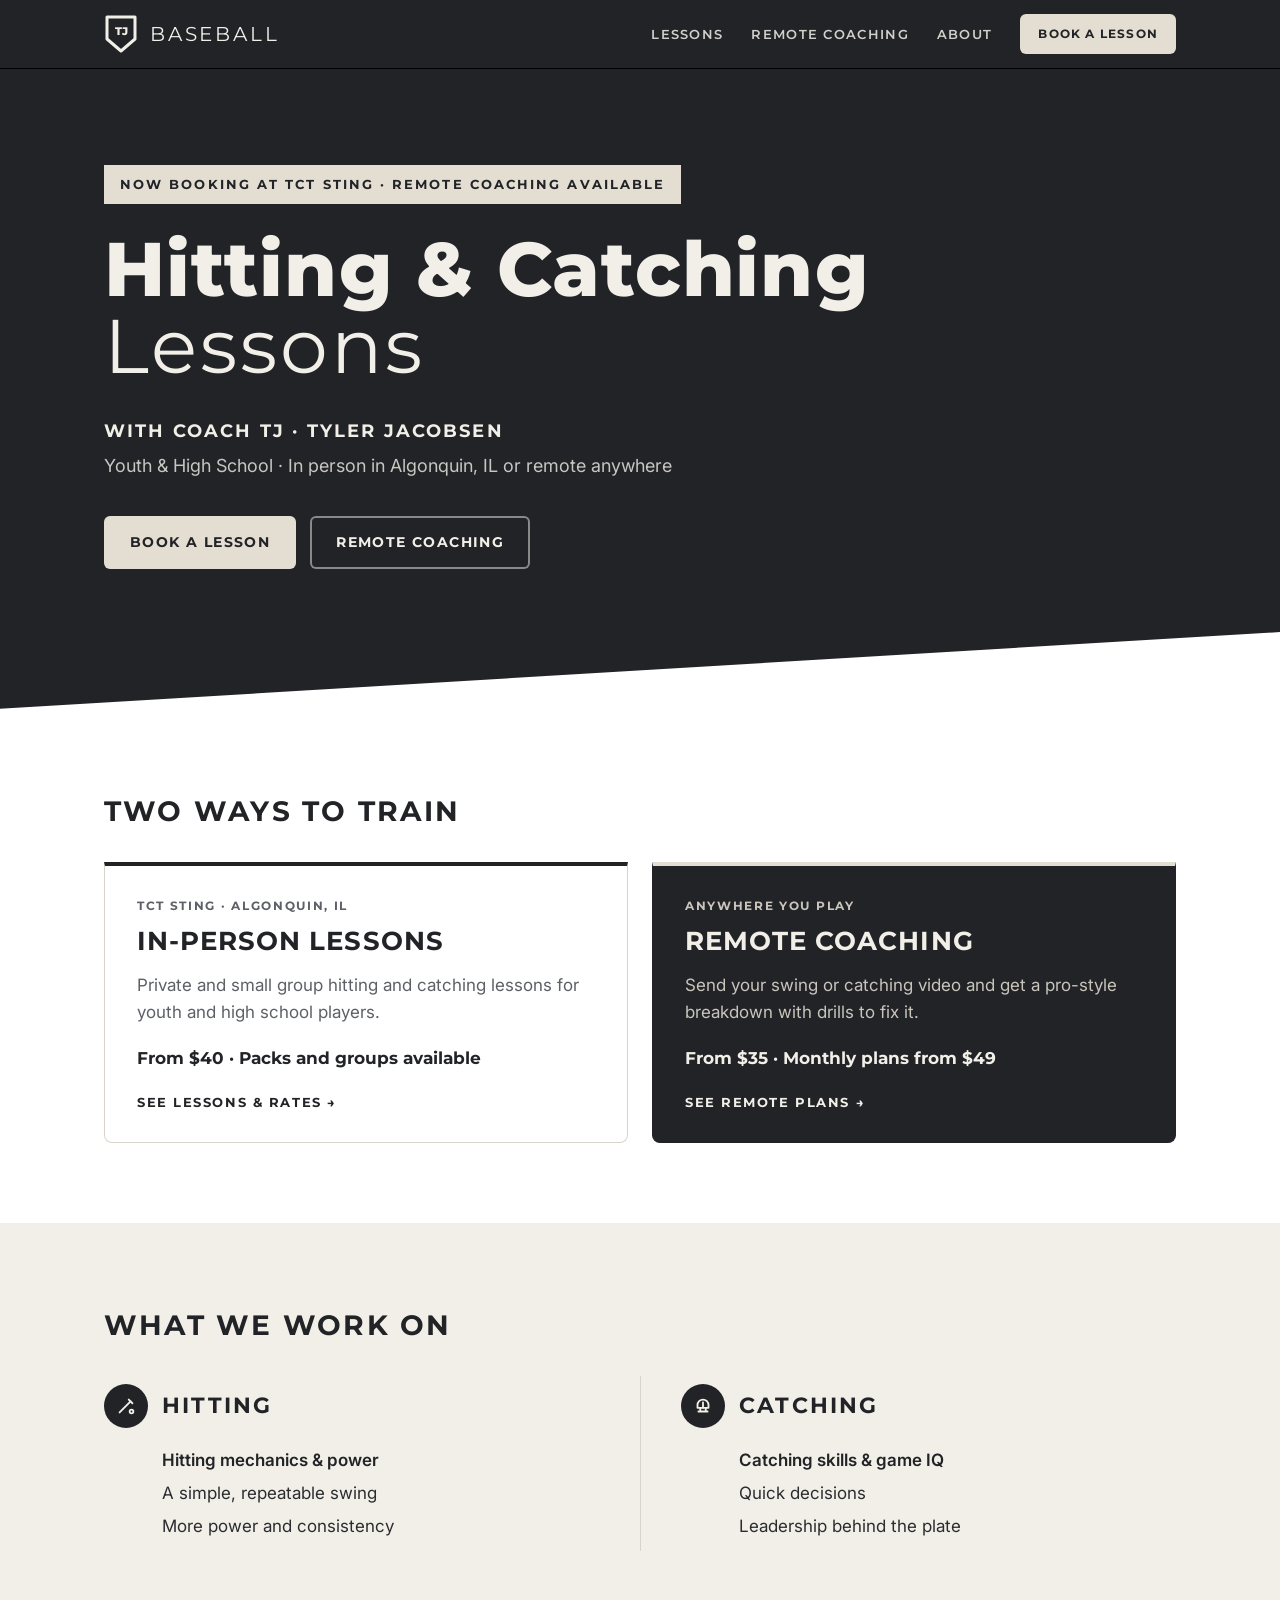
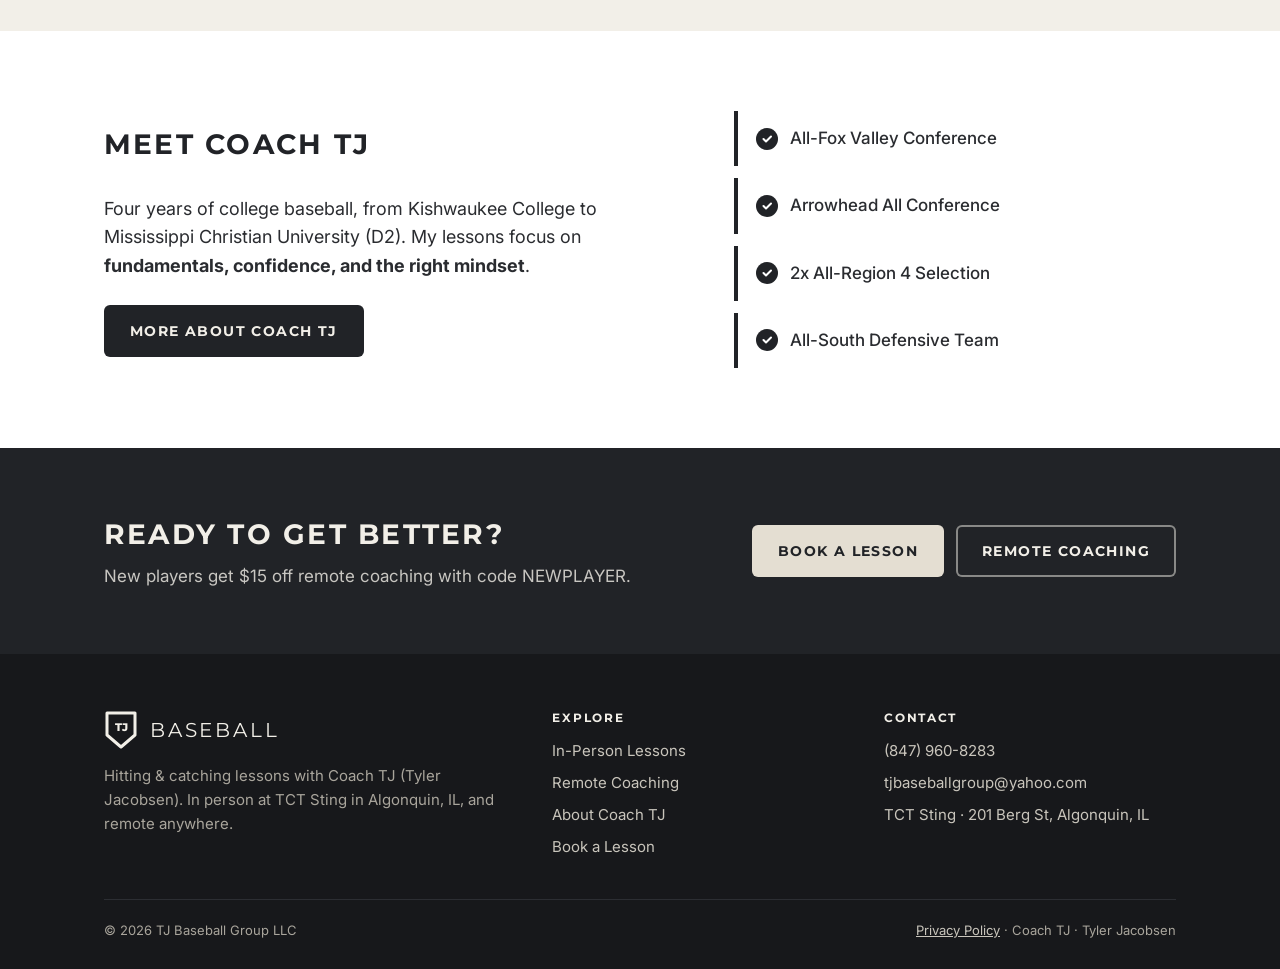
<file: index.html>
<!doctype html>
<html lang="en">
<head>
<meta charset="utf-8">
<meta name="viewport" content="width=device-width, initial-scale=1">
<title>TJ Baseball | Hitting & Catching Lessons with Coach TJ</title>
<meta name="description" content="Hitting and catching lessons for youth and high school players with Coach TJ (Tyler Jacobsen), in person at TCT Sting in Algonquin, IL, or remote anywhere.">
<link rel="preconnect" href="https://fonts.googleapis.com">
<link rel="preconnect" href="https://fonts.gstatic.com" crossorigin>
<link href="https://fonts.googleapis.com/css2?family=Montserrat:wght@400;600;700;800&family=Inter:wght@400;500;600&display=swap" rel="stylesheet">
<link rel="stylesheet" href="/assets/styles.css">
</head>
<body>

<header class="nav">
  <div class="wrap">
    <a class="logo" href="/" aria-label="TJ Baseball home">
      <svg width="34" height="40" viewBox="0 0 34 40" aria-hidden="true"><path d="M3 3h28v22L17 37 3 25z" fill="none" stroke="#f2efe8" stroke-width="3" stroke-linejoin="round"/><text x="17" y="21" text-anchor="middle" font-family="Montserrat, sans-serif" font-weight="800" font-size="11" fill="#f2efe8">TJ</text></svg>
      <span>BASEBALL</span>
    </a>
    <button class="menu-btn" aria-label="Open menu" aria-expanded="false" aria-controls="menu">
      <svg width="26" height="26" viewBox="0 0 24 24" fill="none" stroke="currentColor" stroke-width="2"><path d="M3 6h18M3 12h18M3 18h18"/></svg>
    </button>
    <nav id="menu">
      <a href="/lessons/">Lessons</a>
      <a href="/remote/">Remote Coaching</a>
      <a href="/about/">About</a>
      <a class="btn btn-light" href="/book/">Book a Lesson</a>
    </nav>
  </div>
</header>

<main>
  <section class="hero">
    <div class="wrap">
      <div class="tag">Now booking at TCT Sting · Remote coaching available</div>
      <h1>Hitting &amp; Catching <span class="thin">Lessons</span></h1>
      <p class="coach">With Coach TJ · Tyler Jacobsen</p>
      <p class="sub">Youth &amp; High School · In person in Algonquin, IL or remote anywhere</p>
      <div class="ctas">
        <a class="btn btn-light" href="/book/">Book a Lesson</a>
        <a class="btn btn-ghost" href="/remote/">Remote Coaching</a>
      </div>
    </div>
  </section>

  <section>
    <div class="wrap">
      <h2>Two Ways to Train</h2>
      <div class="paths">
        <a class="path-card" href="/lessons/">
          <span class="kicker">TCT Sting · Algonquin, IL</span>
          <h3>In-Person Lessons</h3>
          <p>Private and small group hitting and catching lessons for youth and high school players.</p>
          <div class="from">From $40 · Packs and groups available</div>
          <span class="go">See lessons &amp; rates →</span>
        </a>
        <a class="path-card dark" href="/remote/">
          <span class="kicker">Anywhere you play</span>
          <h3>Remote Coaching</h3>
          <p>Send your swing or catching video and get a pro-style breakdown with drills to fix it.</p>
          <div class="from">From $35 · Monthly plans from $49</div>
          <span class="go">See remote plans →</span>
        </a>
      </div>
    </div>
  </section>

  <section class="section-paper">
    <div class="wrap">
      <h2>What We Work On</h2>
      <div class="focus">
        <div>
          <h3><span class="ic"><svg width="22" height="22" viewBox="0 0 24 24" fill="none" stroke="#f2efe8" stroke-width="2" stroke-linecap="round"><path d="M5 19 17 7"/><path d="M15 5l4 4"/><circle cx="18" cy="18" r="2"/></svg></span>Hitting</h3>
          <ul>
            <li>Hitting mechanics &amp; power</li>
            <li>A simple, repeatable swing</li>
            <li>More power and consistency</li>
          </ul>
        </div>
        <div>
          <h3><span class="ic"><svg width="22" height="22" viewBox="0 0 24 24" fill="none" stroke="#f2efe8" stroke-width="2" stroke-linecap="round" stroke-linejoin="round"><path d="M6 11a6 6 0 0 1 12 0v3H6z"/><path d="M9 14v4M15 14v4M7 18h10"/><path d="M12 8v6"/></svg></span>Catching</h3>
          <ul>
            <li>Catching skills &amp; game IQ</li>
            <li>Quick decisions</li>
            <li>Leadership behind the plate</li>
          </ul>
        </div>
      </div>
    </div>
  </section>

  <section>
    <div class="wrap coach-teaser">
      <div>
        <h2>Meet Coach TJ</h2>
        <p>Four years of college baseball, from Kishwaukee College to Mississippi Christian University (D2). My lessons focus on <strong>fundamentals, confidence, and the right mindset</strong>.</p>
        <a class="btn btn-dark" href="/about/">More About Coach TJ</a>
      </div>
      <ul class="mini-awards">
        <li><span class="check"><svg width="12" height="12" viewBox="0 0 24 24" fill="none" stroke="#fff" stroke-width="4" stroke-linecap="round" stroke-linejoin="round"><path d="M5 12l5 5L20 7"/></svg></span>All-Fox Valley Conference</li>
        <li><span class="check"><svg width="12" height="12" viewBox="0 0 24 24" fill="none" stroke="#fff" stroke-width="4" stroke-linecap="round" stroke-linejoin="round"><path d="M5 12l5 5L20 7"/></svg></span>Arrowhead All Conference</li>
        <li><span class="check"><svg width="12" height="12" viewBox="0 0 24 24" fill="none" stroke="#fff" stroke-width="4" stroke-linecap="round" stroke-linejoin="round"><path d="M5 12l5 5L20 7"/></svg></span>2x All-Region 4 Selection</li>
        <li><span class="check"><svg width="12" height="12" viewBox="0 0 24 24" fill="none" stroke="#fff" stroke-width="4" stroke-linecap="round" stroke-linejoin="round"><path d="M5 12l5 5L20 7"/></svg></span>All-South Defensive Team</li>
      </ul>
    </div>
  </section>

  <section class="cta-band">
    <div class="wrap">
      <div><h2>Ready to Get Better?</h2><p>New players get $15 off remote coaching with code NEWPLAYER.</p></div>
      <div class="ctas"><a class="btn btn-light" href="/book/">Book a Lesson</a><a class="btn btn-ghost" href="/remote/">Remote Coaching</a></div>
    </div>
  </section>

</main>

<footer class="site-footer">
  <div class="wrap">
    <div class="foot-grid">
      <div>
        <a class="logo" href="/" aria-label="TJ Baseball home"><svg width="34" height="40" viewBox="0 0 34 40" aria-hidden="true"><path d="M3 3h28v22L17 37 3 25z" fill="none" stroke="#f2efe8" stroke-width="3" stroke-linejoin="round"/><text x="17" y="21" text-anchor="middle" font-family="Montserrat, sans-serif" font-weight="800" font-size="11" fill="#f2efe8">TJ</text></svg><span>BASEBALL</span></a>
        <p style="margin:0">Hitting &amp; catching lessons with Coach TJ (Tyler Jacobsen). In person at TCT Sting in Algonquin, IL, and remote anywhere.</p>
      </div>
      <div>
        <h4>Explore</h4>
        <ul>
          <li><a href="/lessons/">In-Person Lessons</a></li>
          <li><a href="/remote/">Remote Coaching</a></li>
          <li><a href="/about/">About Coach TJ</a></li>
          <li><a href="/book/">Book a Lesson</a></li>
        </ul>
      </div>
      <div>
        <h4>Contact</h4>
        <ul>
          <li><a href="tel:+18479608283">(847) 960-8283</a></li>
          <li><a href="mailto:tjbaseballgroup@yahoo.com">tjbaseballgroup@yahoo.com</a></li>
          <li><a href="https://maps.google.com/?q=201+Berg+St,+Algonquin,+IL+60102" target="_blank" rel="noopener">TCT Sting · 201 Berg St, Algonquin, IL</a></li>
        </ul>
      </div>
    </div>
    <div class="copy"><span>© <span id="yr"></span> TJ Baseball Group LLC</span><span><a href="/privacy/">Privacy Policy</a> · Coach TJ · Tyler Jacobsen</span></div>
  </div>
</footer>

<script src="/assets/site.js"></script>
</body>
</html>
</file>
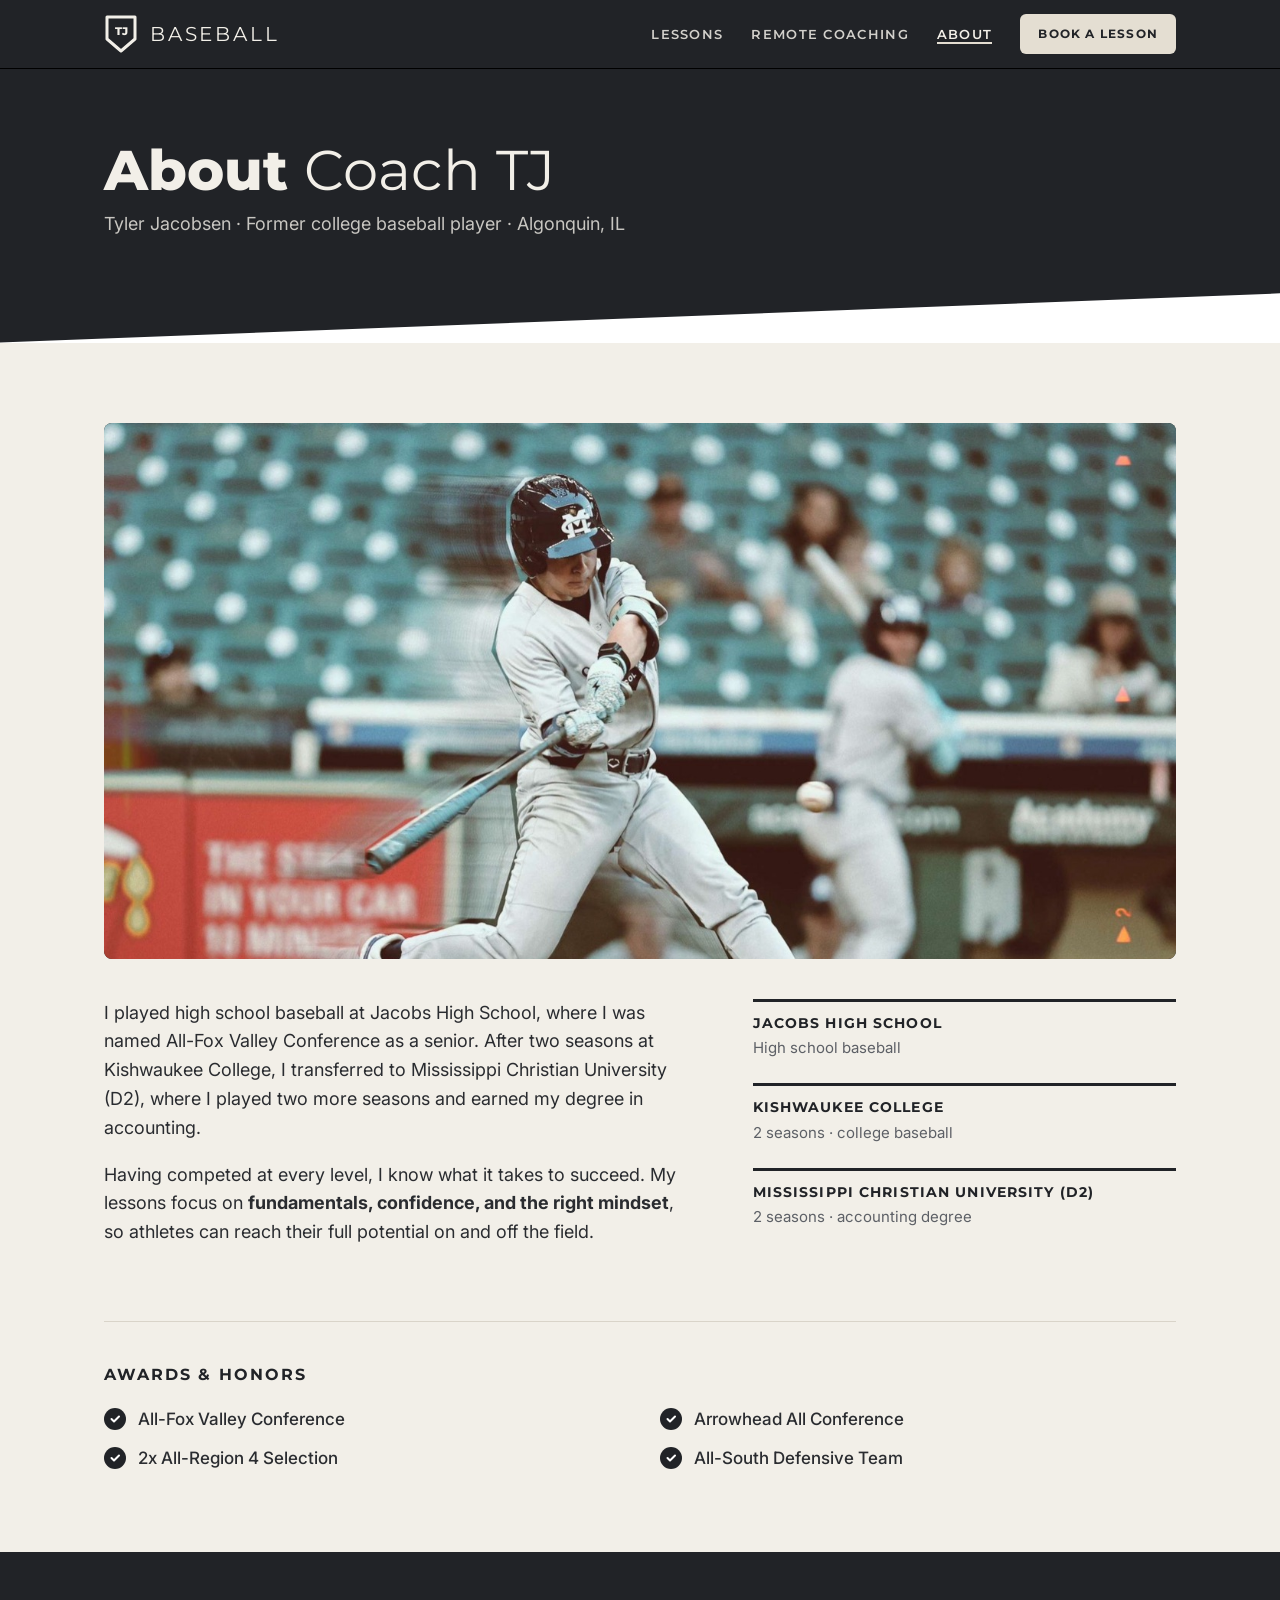
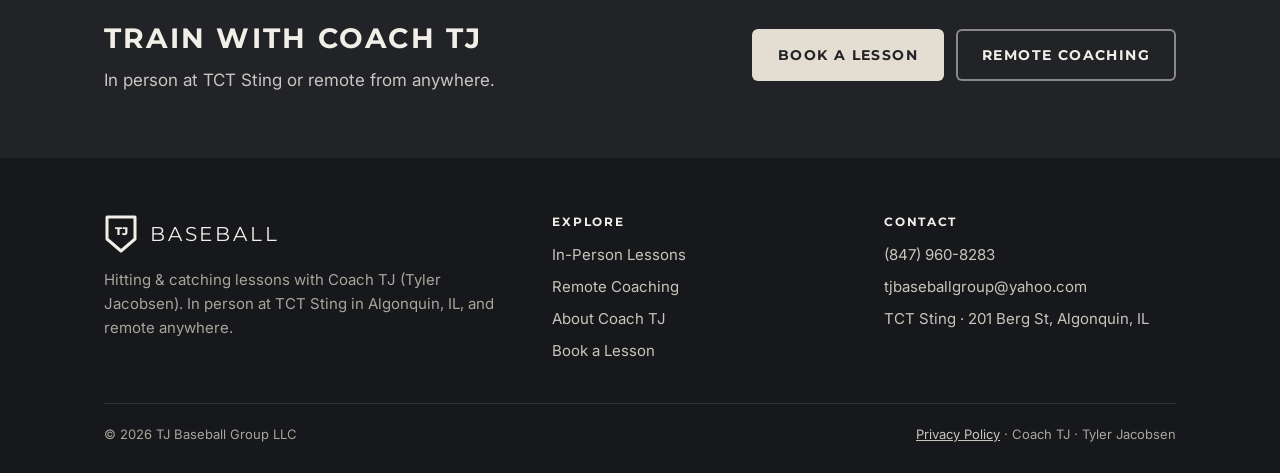
<file: about/index.html>
<!doctype html>
<html lang="en">
<head>
<meta charset="utf-8">
<meta name="viewport" content="width=device-width, initial-scale=1">
<title>About Coach TJ | TJ Baseball</title>
<meta name="description" content="Coach TJ (Tyler Jacobsen) played at Jacobs High School, Kishwaukee College, and Mississippi Christian University (D2).">
<link rel="preconnect" href="https://fonts.googleapis.com">
<link rel="preconnect" href="https://fonts.gstatic.com" crossorigin>
<link href="https://fonts.googleapis.com/css2?family=Montserrat:wght@400;600;700;800&family=Inter:wght@400;500;600&display=swap" rel="stylesheet">
<link rel="stylesheet" href="/assets/styles.css">
</head>
<body>

<header class="nav">
  <div class="wrap">
    <a class="logo" href="/" aria-label="TJ Baseball home">
      <svg width="34" height="40" viewBox="0 0 34 40" aria-hidden="true"><path d="M3 3h28v22L17 37 3 25z" fill="none" stroke="#f2efe8" stroke-width="3" stroke-linejoin="round"/><text x="17" y="21" text-anchor="middle" font-family="Montserrat, sans-serif" font-weight="800" font-size="11" fill="#f2efe8">TJ</text></svg>
      <span>BASEBALL</span>
    </a>
    <button class="menu-btn" aria-label="Open menu" aria-expanded="false" aria-controls="menu">
      <svg width="26" height="26" viewBox="0 0 24 24" fill="none" stroke="currentColor" stroke-width="2"><path d="M3 6h18M3 12h18M3 18h18"/></svg>
    </button>
    <nav id="menu">
      <a href="/lessons/">Lessons</a>
      <a href="/remote/">Remote Coaching</a>
      <a href="/about/" class="active" aria-current="page">About</a>
      <a class="btn btn-light" href="/book/">Book a Lesson</a>
    </nav>
  </div>
</header>

<main>
  <section class="page-hero">
    <div class="wrap">
      <h1>About <span class="thin">Coach TJ</span></h1>
      <p>Tyler Jacobsen · Former college baseball player · Algonquin, IL</p>
    </div>
  </section>

  <section class="about">
    <div class="wrap">
      <figure class="about-photo"><img src="/images/coach-tyler.jpg" alt="Coach TJ (Tyler Jacobsen) at bat during a college game" width="1400" height="933"></figure>
      <div class="about-grid">
        <div>
          <p>I played high school baseball at Jacobs High School, where I was named All-Fox Valley Conference as a senior. After two seasons at Kishwaukee College, I transferred to Mississippi Christian University (D2), where I played two more seasons and earned my degree in accounting.</p>
          <p>Having competed at every level, I know what it takes to succeed. My lessons focus on <strong>fundamentals, confidence, and the right mindset</strong>, so athletes can reach their full potential on and off the field.</p>
        </div>
        <div class="path">
          <div><strong>Jacobs High School</strong><span>High school baseball</span></div>
          <div><strong>Kishwaukee College</strong><span>2 seasons · college baseball</span></div>
          <div><strong>Mississippi Christian University (D2)</strong><span>2 seasons · accounting degree</span></div>
        </div>
      </div>
      <div class="awards">
        <h3>Awards &amp; Honors</h3>
        <ul>
          <li><span class="check"><svg width="12" height="12" viewBox="0 0 24 24" fill="none" stroke="#fff" stroke-width="4" stroke-linecap="round" stroke-linejoin="round"><path d="M5 12l5 5L20 7"/></svg></span>All-Fox Valley Conference</li>
          <li><span class="check"><svg width="12" height="12" viewBox="0 0 24 24" fill="none" stroke="#fff" stroke-width="4" stroke-linecap="round" stroke-linejoin="round"><path d="M5 12l5 5L20 7"/></svg></span>Arrowhead All Conference</li>
          <li><span class="check"><svg width="12" height="12" viewBox="0 0 24 24" fill="none" stroke="#fff" stroke-width="4" stroke-linecap="round" stroke-linejoin="round"><path d="M5 12l5 5L20 7"/></svg></span>2x All-Region 4 Selection</li>
          <li><span class="check"><svg width="12" height="12" viewBox="0 0 24 24" fill="none" stroke="#fff" stroke-width="4" stroke-linecap="round" stroke-linejoin="round"><path d="M5 12l5 5L20 7"/></svg></span>All-South Defensive Team</li>
        </ul>
      </div>
    </div>
  </section>

  <section class="cta-band">
    <div class="wrap">
      <div><h2>Train With Coach TJ</h2><p>In person at TCT Sting or remote from anywhere.</p></div>
      <div class="ctas"><a class="btn btn-light" href="/book/">Book a Lesson</a><a class="btn btn-ghost" href="/remote/">Remote Coaching</a></div>
    </div>
  </section>

</main>

<footer class="site-footer">
  <div class="wrap">
    <div class="foot-grid">
      <div>
        <a class="logo" href="/" aria-label="TJ Baseball home"><svg width="34" height="40" viewBox="0 0 34 40" aria-hidden="true"><path d="M3 3h28v22L17 37 3 25z" fill="none" stroke="#f2efe8" stroke-width="3" stroke-linejoin="round"/><text x="17" y="21" text-anchor="middle" font-family="Montserrat, sans-serif" font-weight="800" font-size="11" fill="#f2efe8">TJ</text></svg><span>BASEBALL</span></a>
        <p style="margin:0">Hitting &amp; catching lessons with Coach TJ (Tyler Jacobsen). In person at TCT Sting in Algonquin, IL, and remote anywhere.</p>
      </div>
      <div>
        <h4>Explore</h4>
        <ul>
          <li><a href="/lessons/">In-Person Lessons</a></li>
          <li><a href="/remote/">Remote Coaching</a></li>
          <li><a href="/about/">About Coach TJ</a></li>
          <li><a href="/book/">Book a Lesson</a></li>
        </ul>
      </div>
      <div>
        <h4>Contact</h4>
        <ul>
          <li><a href="tel:+18479608283">(847) 960-8283</a></li>
          <li><a href="mailto:tjbaseballgroup@yahoo.com">tjbaseballgroup@yahoo.com</a></li>
          <li><a href="https://maps.google.com/?q=201+Berg+St,+Algonquin,+IL+60102" target="_blank" rel="noopener">TCT Sting · 201 Berg St, Algonquin, IL</a></li>
        </ul>
      </div>
    </div>
    <div class="copy"><span>© <span id="yr"></span> TJ Baseball Group LLC</span><span><a href="/privacy/">Privacy Policy</a> · Coach TJ · Tyler Jacobsen</span></div>
  </div>
</footer>

<script src="/assets/site.js"></script>
</body>
</html>
</file>
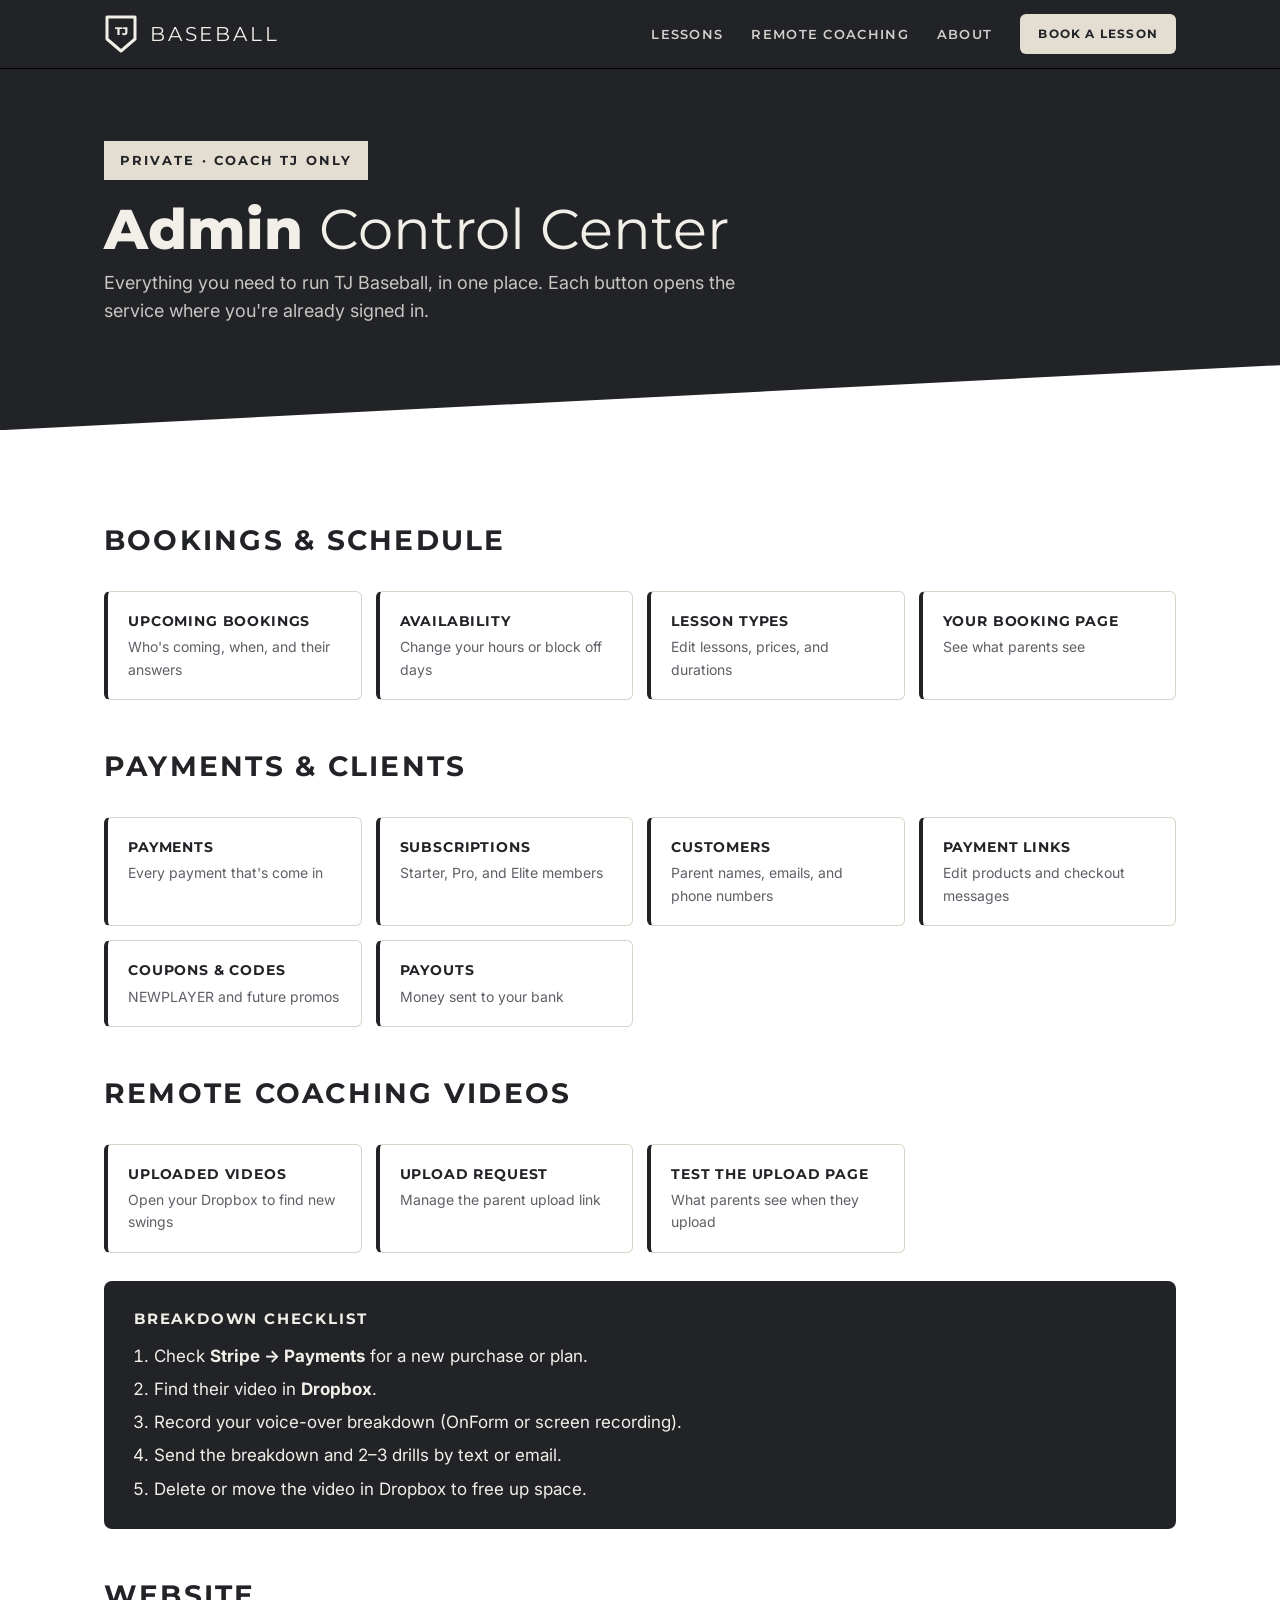
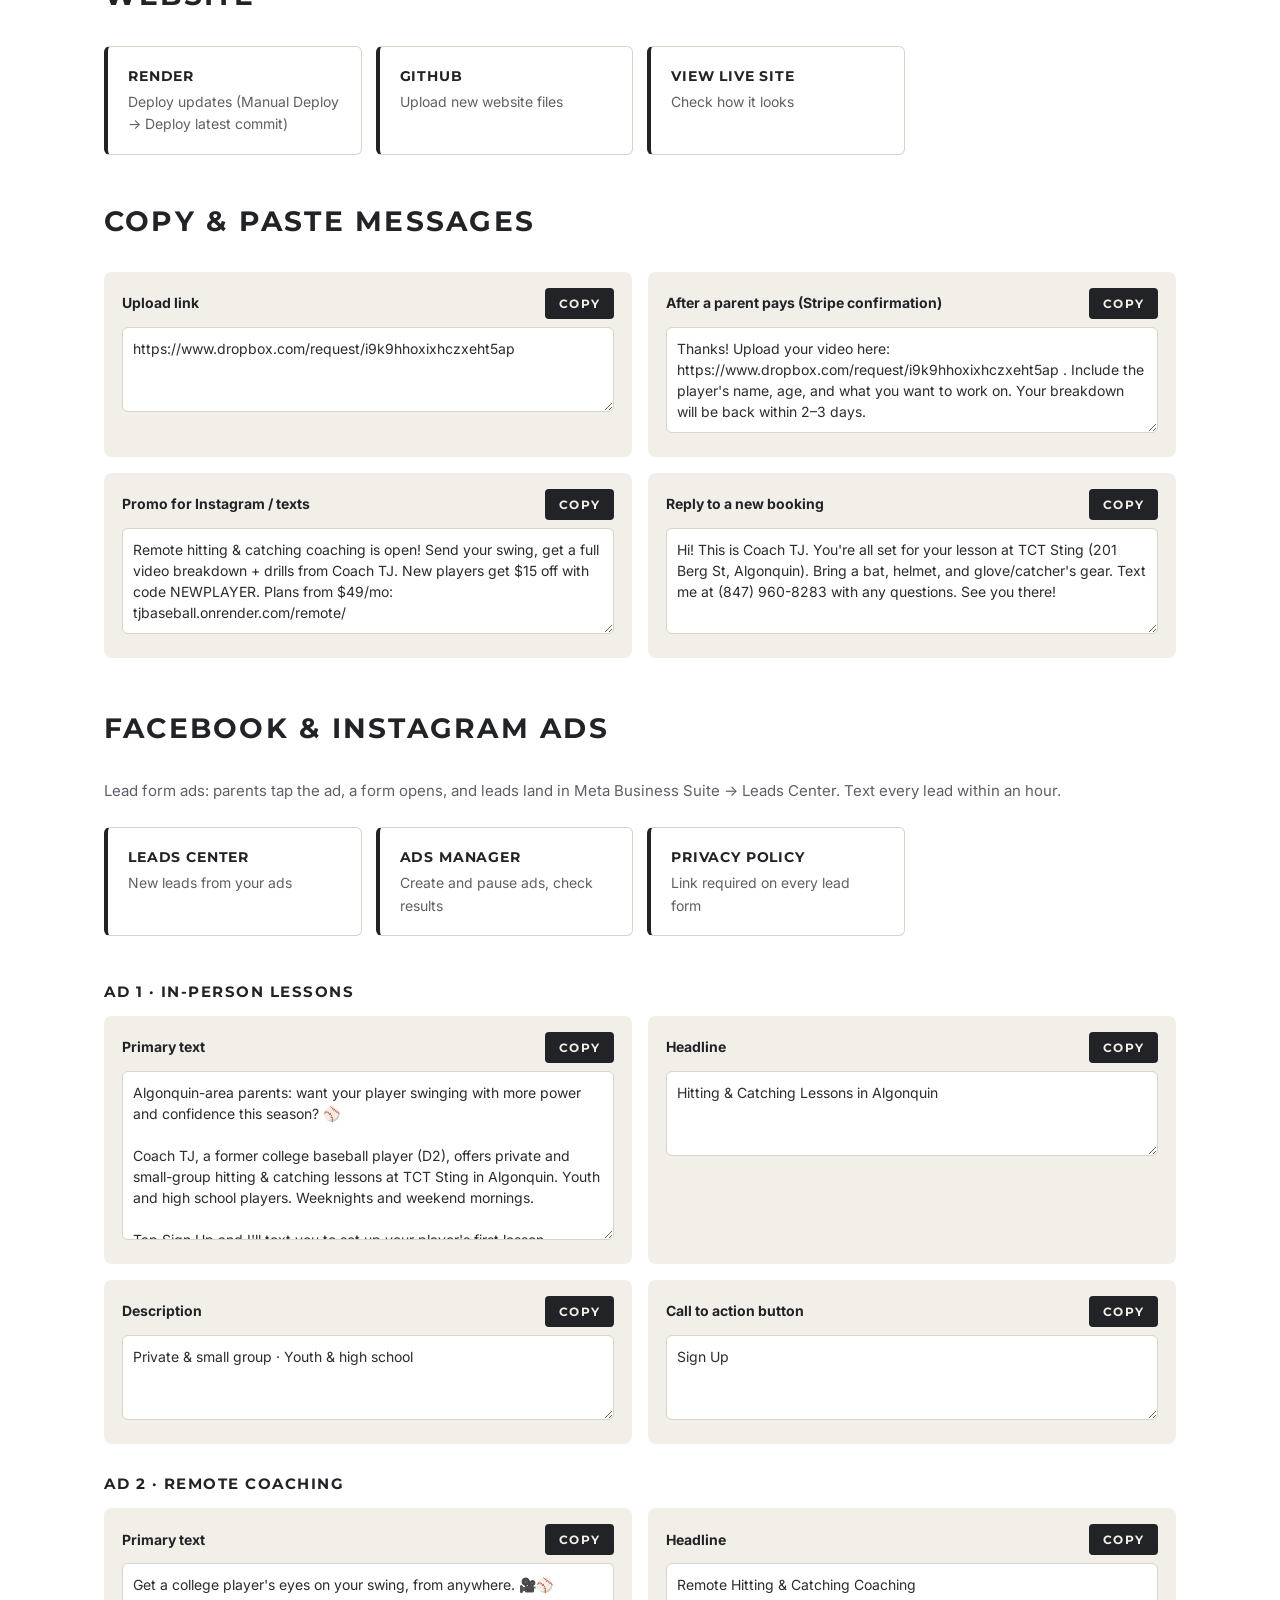
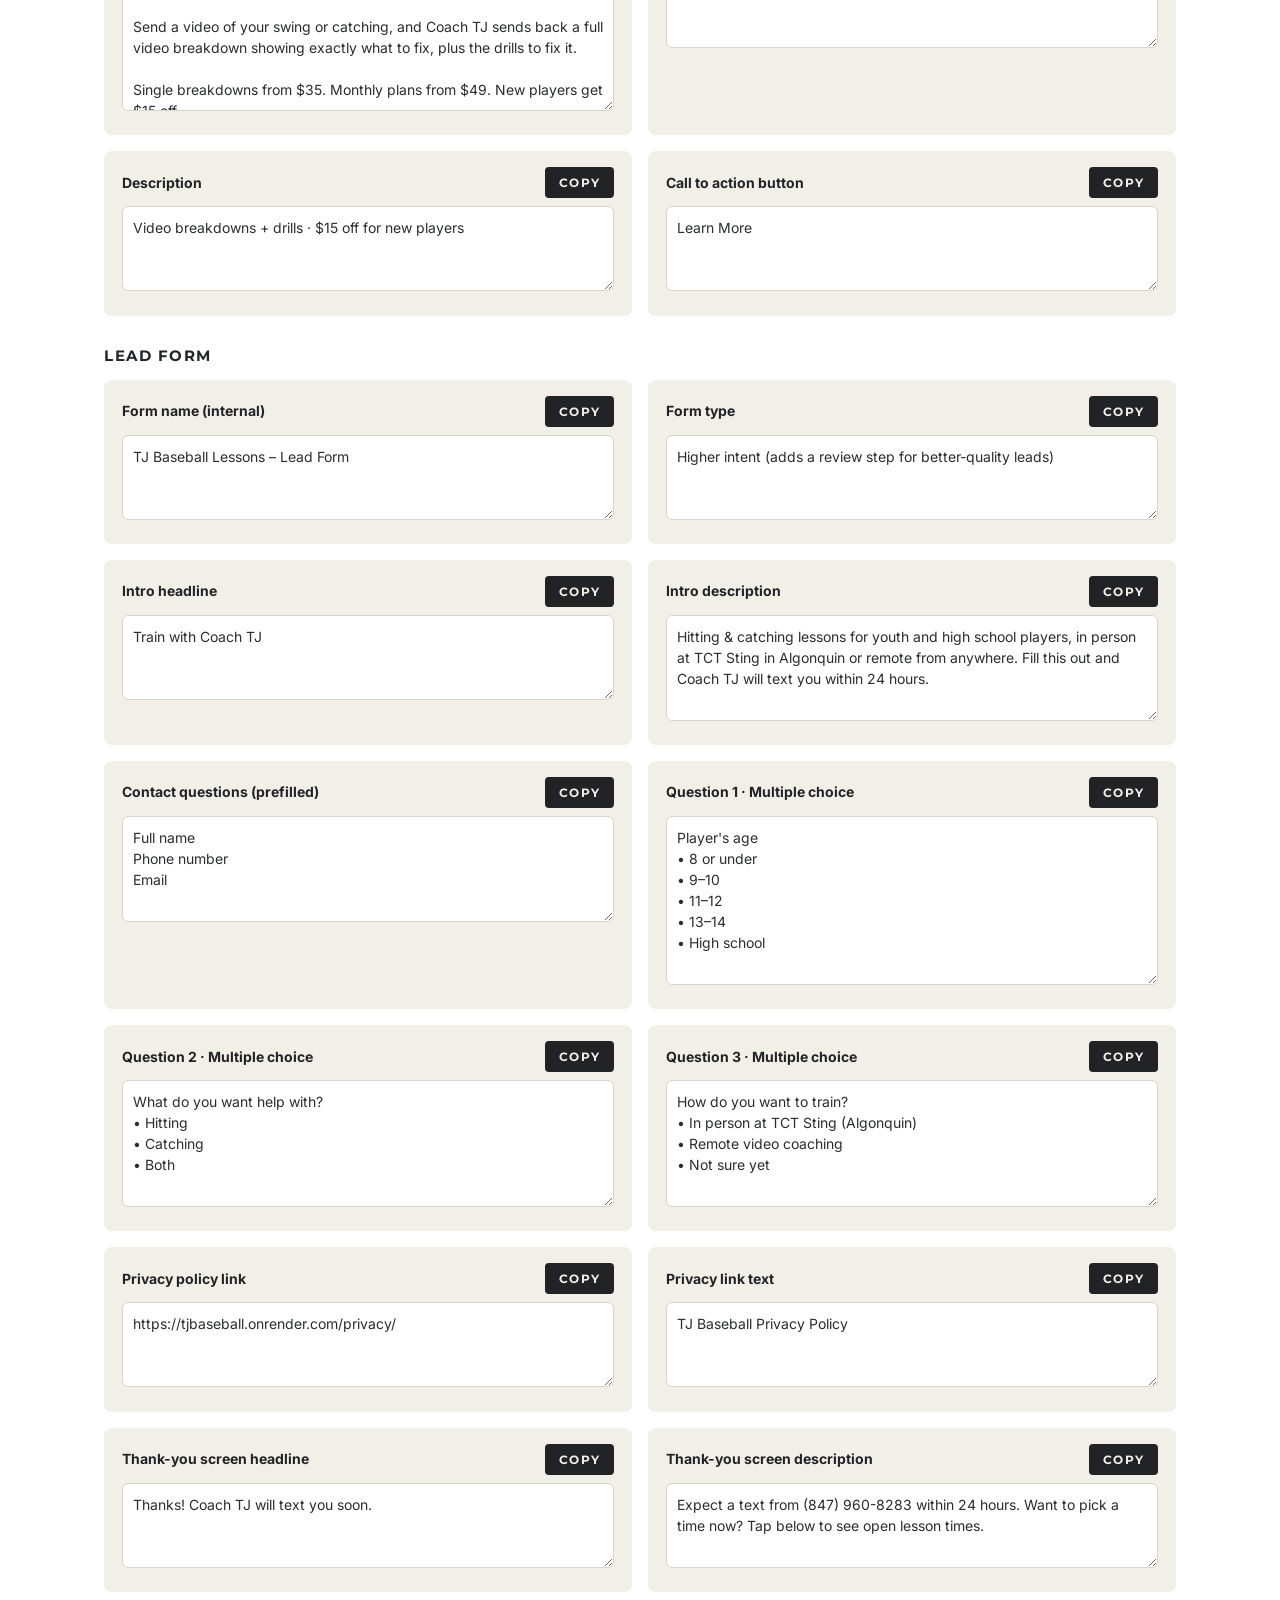
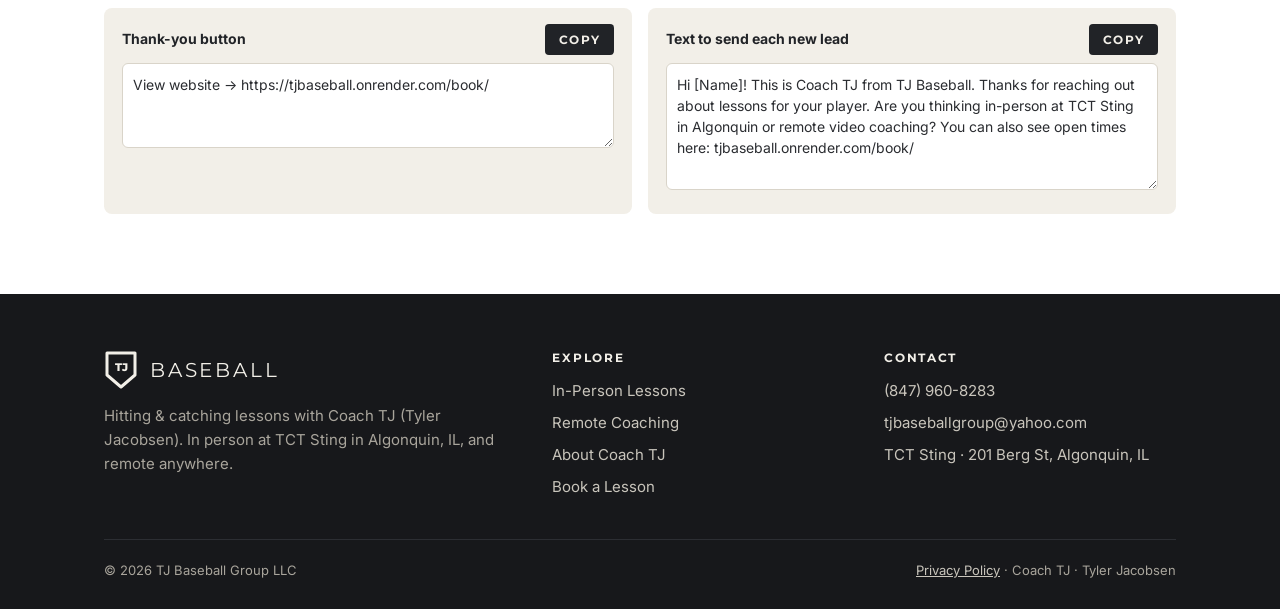
<file: admin/index.html>
<!doctype html>
<html lang="en">
<head>
<meta charset="utf-8">
<meta name="viewport" content="width=device-width, initial-scale=1">
<title>Admin | TJ Baseball</title>
<meta name="description" content="Private admin page.">
<meta name="robots" content="noindex, nofollow">
<link rel="preconnect" href="https://fonts.googleapis.com">
<link rel="preconnect" href="https://fonts.gstatic.com" crossorigin>
<link href="https://fonts.googleapis.com/css2?family=Montserrat:wght@400;600;700;800&family=Inter:wght@400;500;600&display=swap" rel="stylesheet">
<link rel="stylesheet" href="/assets/styles.css">
</head>
<body>

<header class="nav">
  <div class="wrap">
    <a class="logo" href="/" aria-label="TJ Baseball home">
      <svg width="34" height="40" viewBox="0 0 34 40" aria-hidden="true"><path d="M3 3h28v22L17 37 3 25z" fill="none" stroke="#f2efe8" stroke-width="3" stroke-linejoin="round"/><text x="17" y="21" text-anchor="middle" font-family="Montserrat, sans-serif" font-weight="800" font-size="11" fill="#f2efe8">TJ</text></svg>
      <span>BASEBALL</span>
    </a>
    <button class="menu-btn" aria-label="Open menu" aria-expanded="false" aria-controls="menu">
      <svg width="26" height="26" viewBox="0 0 24 24" fill="none" stroke="currentColor" stroke-width="2"><path d="M3 6h18M3 12h18M3 18h18"/></svg>
    </button>
    <nav id="menu">
      <a href="/lessons/">Lessons</a>
      <a href="/remote/">Remote Coaching</a>
      <a href="/about/">About</a>
      <a class="btn btn-light" href="/book/">Book a Lesson</a>
    </nav>
  </div>
</header>

<main>
  <section class="page-hero">
    <div class="wrap">
      <div class="tag">Private · Coach TJ only</div>
      <h1>Admin <span class="thin">Control Center</span></h1>
      <p>Everything you need to run TJ Baseball, in one place. Each button opens the service where you're already signed in.</p>
    </div>
  </section>

  <section class="admin">
    <div class="wrap">
      <h2>Bookings &amp; Schedule</h2>
      <div class="a-grid">
        <a class="a-tile" href="https://app.cal.com/bookings/upcoming" target="_blank" rel="noopener"><strong>Upcoming Bookings</strong><span>Who's coming, when, and their answers</span></a>
        <a class="a-tile" href="https://app.cal.com/availability" target="_blank" rel="noopener"><strong>Availability</strong><span>Change your hours or block off days</span></a>
        <a class="a-tile" href="https://app.cal.com/event-types" target="_blank" rel="noopener"><strong>Lesson Types</strong><span>Edit lessons, prices, and durations</span></a>
        <a class="a-tile" href="https://cal.com/tjbaseball" target="_blank" rel="noopener"><strong>Your Booking Page</strong><span>See what parents see</span></a>
      </div>

      <h2>Payments &amp; Clients</h2>
      <div class="a-grid">
        <a class="a-tile" href="https://dashboard.stripe.com/payments" target="_blank" rel="noopener"><strong>Payments</strong><span>Every payment that's come in</span></a>
        <a class="a-tile" href="https://dashboard.stripe.com/subscriptions" target="_blank" rel="noopener"><strong>Subscriptions</strong><span>Starter, Pro, and Elite members</span></a>
        <a class="a-tile" href="https://dashboard.stripe.com/customers" target="_blank" rel="noopener"><strong>Customers</strong><span>Parent names, emails, and phone numbers</span></a>
        <a class="a-tile" href="https://dashboard.stripe.com/payment-links" target="_blank" rel="noopener"><strong>Payment Links</strong><span>Edit products and checkout messages</span></a>
        <a class="a-tile" href="https://dashboard.stripe.com/coupons" target="_blank" rel="noopener"><strong>Coupons &amp; Codes</strong><span>NEWPLAYER and future promos</span></a>
        <a class="a-tile" href="https://dashboard.stripe.com/payouts" target="_blank" rel="noopener"><strong>Payouts</strong><span>Money sent to your bank</span></a>
      </div>

      <h2>Remote Coaching Videos</h2>
      <div class="a-grid">
        <a class="a-tile" href="https://www.dropbox.com/home" target="_blank" rel="noopener"><strong>Uploaded Videos</strong><span>Open your Dropbox to find new swings</span></a>
        <a class="a-tile" href="https://www.dropbox.com/requests" target="_blank" rel="noopener"><strong>Upload Request</strong><span>Manage the parent upload link</span></a>
        <a class="a-tile" href="https://www.dropbox.com/request/i9k9hhoxixhczxeht5ap" target="_blank" rel="noopener"><strong>Test the Upload Page</strong><span>What parents see when they upload</span></a>
      </div>

      <div class="a-work">
        <h3>Breakdown Checklist</h3>
        <ol>
          <li>Check <b>Stripe → Payments</b> for a new purchase or plan.</li>
          <li>Find their video in <b>Dropbox</b>.</li>
          <li>Record your voice-over breakdown (OnForm or screen recording).</li>
          <li>Send the breakdown and 2–3 drills by text or email.</li>
          <li>Delete or move the video in Dropbox to free up space.</li>
        </ol>
      </div>

      <h2>Website</h2>
      <div class="a-grid">
        <a class="a-tile" href="https://dashboard.render.com" target="_blank" rel="noopener"><strong>Render</strong><span>Deploy updates (Manual Deploy → Deploy latest commit)</span></a>
        <a class="a-tile" href="https://github.com" target="_blank" rel="noopener"><strong>GitHub</strong><span>Upload new website files</span></a>
        <a class="a-tile" href="https://tjbaseball.onrender.com" target="_blank" rel="noopener"><strong>View Live Site</strong><span>Check how it looks</span></a>
      </div>

      <h2>Copy &amp; Paste Messages</h2>
      <div class="copy-grid">
        <div class="copy-box"><div class="copy-head"><strong>Upload link</strong><button class="copy-btn" type="button">Copy</button></div><textarea readonly rows="3">https://www.dropbox.com/request/i9k9hhoxixhczxeht5ap</textarea></div>
        <div class="copy-box"><div class="copy-head"><strong>After a parent pays (Stripe confirmation)</strong><button class="copy-btn" type="button">Copy</button></div><textarea readonly rows="4">Thanks! Upload your video here: https://www.dropbox.com/request/i9k9hhoxixhczxeht5ap . Include the player's name, age, and what you want to work on. Your breakdown will be back within 2–3 days.</textarea></div>
        <div class="copy-box"><div class="copy-head"><strong>Promo for Instagram / texts</strong><button class="copy-btn" type="button">Copy</button></div><textarea readonly rows="4">Remote hitting & catching coaching is open! Send your swing, get a full video breakdown + drills from Coach TJ. New players get $15 off with code NEWPLAYER. Plans from $49/mo: tjbaseball.onrender.com/remote/</textarea></div>
        <div class="copy-box"><div class="copy-head"><strong>Reply to a new booking</strong><button class="copy-btn" type="button">Copy</button></div><textarea readonly rows="4">Hi! This is Coach TJ. You're all set for your lesson at TCT Sting (201 Berg St, Algonquin). Bring a bat, helmet, and glove/catcher's gear. Text me at (847) 960-8283 with any questions. See you there!</textarea></div>
      </div>

      <h2 style="margin-top:48px">Facebook &amp; Instagram Ads</h2>
      <p class="book-note">Lead form ads: parents tap the ad, a form opens, and leads land in Meta Business Suite → Leads Center. Text every lead within an hour.</p>
      <div class="a-grid">
        <a class="a-tile" href="https://business.facebook.com/latest/leads_center" target="_blank" rel="noopener"><strong>Leads Center</strong><span>New leads from your ads</span></a>
        <a class="a-tile" href="https://adsmanager.facebook.com" target="_blank" rel="noopener"><strong>Ads Manager</strong><span>Create and pause ads, check results</span></a>
        <a class="a-tile" href="https://tjbaseball.onrender.com/privacy/" target="_blank" rel="noopener"><strong>Privacy Policy</strong><span>Link required on every lead form</span></a>
      </div>
      <h3 class="copy-sub">Ad 1 · In-Person Lessons</h3>
      <div class="copy-grid">
        <div class="copy-box"><div class="copy-head"><strong>Primary text</strong><button class="copy-btn" type="button">Copy</button></div><textarea readonly rows="7">Algonquin-area parents: want your player swinging with more power and confidence this season? ⚾

Coach TJ, a former college baseball player (D2), offers private and small-group hitting & catching lessons at TCT Sting in Algonquin. Youth and high school players. Weeknights and weekend mornings.

Tap Sign Up and I'll text you to set up your player's first lesson.</textarea></div>
        <div class="copy-box"><div class="copy-head"><strong>Headline</strong><button class="copy-btn" type="button">Copy</button></div><textarea readonly rows="3">Hitting & Catching Lessons in Algonquin</textarea></div>
        <div class="copy-box"><div class="copy-head"><strong>Description</strong><button class="copy-btn" type="button">Copy</button></div><textarea readonly rows="3">Private & small group · Youth & high school</textarea></div>
        <div class="copy-box"><div class="copy-head"><strong>Call to action button</strong><button class="copy-btn" type="button">Copy</button></div><textarea readonly rows="3">Sign Up</textarea></div>
      </div>
      <h3 class="copy-sub">Ad 2 · Remote Coaching</h3>
      <div class="copy-grid">
        <div class="copy-box"><div class="copy-head"><strong>Primary text</strong><button class="copy-btn" type="button">Copy</button></div><textarea readonly rows="6">Get a college player's eyes on your swing, from anywhere. 🎥⚾

Send a video of your swing or catching, and Coach TJ sends back a full video breakdown showing exactly what to fix, plus the drills to fix it.

Single breakdowns from $35. Monthly plans from $49. New players get $15 off.</textarea></div>
        <div class="copy-box"><div class="copy-head"><strong>Headline</strong><button class="copy-btn" type="button">Copy</button></div><textarea readonly rows="3">Remote Hitting & Catching Coaching</textarea></div>
        <div class="copy-box"><div class="copy-head"><strong>Description</strong><button class="copy-btn" type="button">Copy</button></div><textarea readonly rows="3">Video breakdowns + drills · $15 off for new players</textarea></div>
        <div class="copy-box"><div class="copy-head"><strong>Call to action button</strong><button class="copy-btn" type="button">Copy</button></div><textarea readonly rows="3">Learn More</textarea></div>
      </div>
      <h3 class="copy-sub">Lead Form</h3>
      <div class="copy-grid">
        <div class="copy-box"><div class="copy-head"><strong>Form name (internal)</strong><button class="copy-btn" type="button">Copy</button></div><textarea readonly rows="3">TJ Baseball Lessons – Lead Form</textarea></div>
        <div class="copy-box"><div class="copy-head"><strong>Form type</strong><button class="copy-btn" type="button">Copy</button></div><textarea readonly rows="3">Higher intent (adds a review step for better-quality leads)</textarea></div>
        <div class="copy-box"><div class="copy-head"><strong>Intro headline</strong><button class="copy-btn" type="button">Copy</button></div><textarea readonly rows="3">Train with Coach TJ</textarea></div>
        <div class="copy-box"><div class="copy-head"><strong>Intro description</strong><button class="copy-btn" type="button">Copy</button></div><textarea readonly rows="4">Hitting & catching lessons for youth and high school players, in person at TCT Sting in Algonquin or remote from anywhere. Fill this out and Coach TJ will text you within 24 hours.</textarea></div>
        <div class="copy-box"><div class="copy-head"><strong>Contact questions (prefilled)</strong><button class="copy-btn" type="button">Copy</button></div><textarea readonly rows="4">Full name
Phone number
Email</textarea></div>
        <div class="copy-box"><div class="copy-head"><strong>Question 1 · Multiple choice</strong><button class="copy-btn" type="button">Copy</button></div><textarea readonly rows="7">Player's age
• 8 or under
• 9–10
• 11–12
• 13–14
• High school</textarea></div>
        <div class="copy-box"><div class="copy-head"><strong>Question 2 · Multiple choice</strong><button class="copy-btn" type="button">Copy</button></div><textarea readonly rows="5">What do you want help with?
• Hitting
• Catching
• Both</textarea></div>
        <div class="copy-box"><div class="copy-head"><strong>Question 3 · Multiple choice</strong><button class="copy-btn" type="button">Copy</button></div><textarea readonly rows="5">How do you want to train?
• In person at TCT Sting (Algonquin)
• Remote video coaching
• Not sure yet</textarea></div>
        <div class="copy-box"><div class="copy-head"><strong>Privacy policy link</strong><button class="copy-btn" type="button">Copy</button></div><textarea readonly rows="3">https://tjbaseball.onrender.com/privacy/</textarea></div>
        <div class="copy-box"><div class="copy-head"><strong>Privacy link text</strong><button class="copy-btn" type="button">Copy</button></div><textarea readonly rows="3">TJ Baseball Privacy Policy</textarea></div>
        <div class="copy-box"><div class="copy-head"><strong>Thank-you screen headline</strong><button class="copy-btn" type="button">Copy</button></div><textarea readonly rows="3">Thanks! Coach TJ will text you soon.</textarea></div>
        <div class="copy-box"><div class="copy-head"><strong>Thank-you screen description</strong><button class="copy-btn" type="button">Copy</button></div><textarea readonly rows="3">Expect a text from (847) 960-8283 within 24 hours. Want to pick a time now? Tap below to see open lesson times.</textarea></div>
        <div class="copy-box"><div class="copy-head"><strong>Thank-you button</strong><button class="copy-btn" type="button">Copy</button></div><textarea readonly rows="3">View website → https://tjbaseball.onrender.com/book/</textarea></div>
        <div class="copy-box"><div class="copy-head"><strong>Text to send each new lead</strong><button class="copy-btn" type="button">Copy</button></div><textarea readonly rows="5">Hi [Name]! This is Coach TJ from TJ Baseball. Thanks for reaching out about lessons for your player. Are you thinking in-person at TCT Sting in Algonquin or remote video coaching? You can also see open times here: tjbaseball.onrender.com/book/</textarea></div>
      </div>
    </div>
  </section>
</main>

<footer class="site-footer">
  <div class="wrap">
    <div class="foot-grid">
      <div>
        <a class="logo" href="/" aria-label="TJ Baseball home"><svg width="34" height="40" viewBox="0 0 34 40" aria-hidden="true"><path d="M3 3h28v22L17 37 3 25z" fill="none" stroke="#f2efe8" stroke-width="3" stroke-linejoin="round"/><text x="17" y="21" text-anchor="middle" font-family="Montserrat, sans-serif" font-weight="800" font-size="11" fill="#f2efe8">TJ</text></svg><span>BASEBALL</span></a>
        <p style="margin:0">Hitting &amp; catching lessons with Coach TJ (Tyler Jacobsen). In person at TCT Sting in Algonquin, IL, and remote anywhere.</p>
      </div>
      <div>
        <h4>Explore</h4>
        <ul>
          <li><a href="/lessons/">In-Person Lessons</a></li>
          <li><a href="/remote/">Remote Coaching</a></li>
          <li><a href="/about/">About Coach TJ</a></li>
          <li><a href="/book/">Book a Lesson</a></li>
        </ul>
      </div>
      <div>
        <h4>Contact</h4>
        <ul>
          <li><a href="tel:+18479608283">(847) 960-8283</a></li>
          <li><a href="mailto:tjbaseballgroup@yahoo.com">tjbaseballgroup@yahoo.com</a></li>
          <li><a href="https://maps.google.com/?q=201+Berg+St,+Algonquin,+IL+60102" target="_blank" rel="noopener">TCT Sting · 201 Berg St, Algonquin, IL</a></li>
        </ul>
      </div>
    </div>
    <div class="copy"><span>© <span id="yr"></span> TJ Baseball Group LLC</span><span><a href="/privacy/">Privacy Policy</a> · Coach TJ · Tyler Jacobsen</span></div>
  </div>
</footer>

<script src="/assets/site.js"></script>
<script>
document.querySelectorAll(".copy-btn").forEach(function (b) {
  b.addEventListener("click", function () {
    var t = b.closest(".copy-box").querySelector("textarea");
    var done = function () { b.textContent = "Copied!"; setTimeout(function () { b.textContent = "Copy"; }, 1500); };
    if (navigator.clipboard) navigator.clipboard.writeText(t.value).then(done, function () { t.select(); document.execCommand("copy"); done(); });
    else { t.select(); document.execCommand("copy"); done(); }
  });
});
</script>
</body>
</html>
</file>
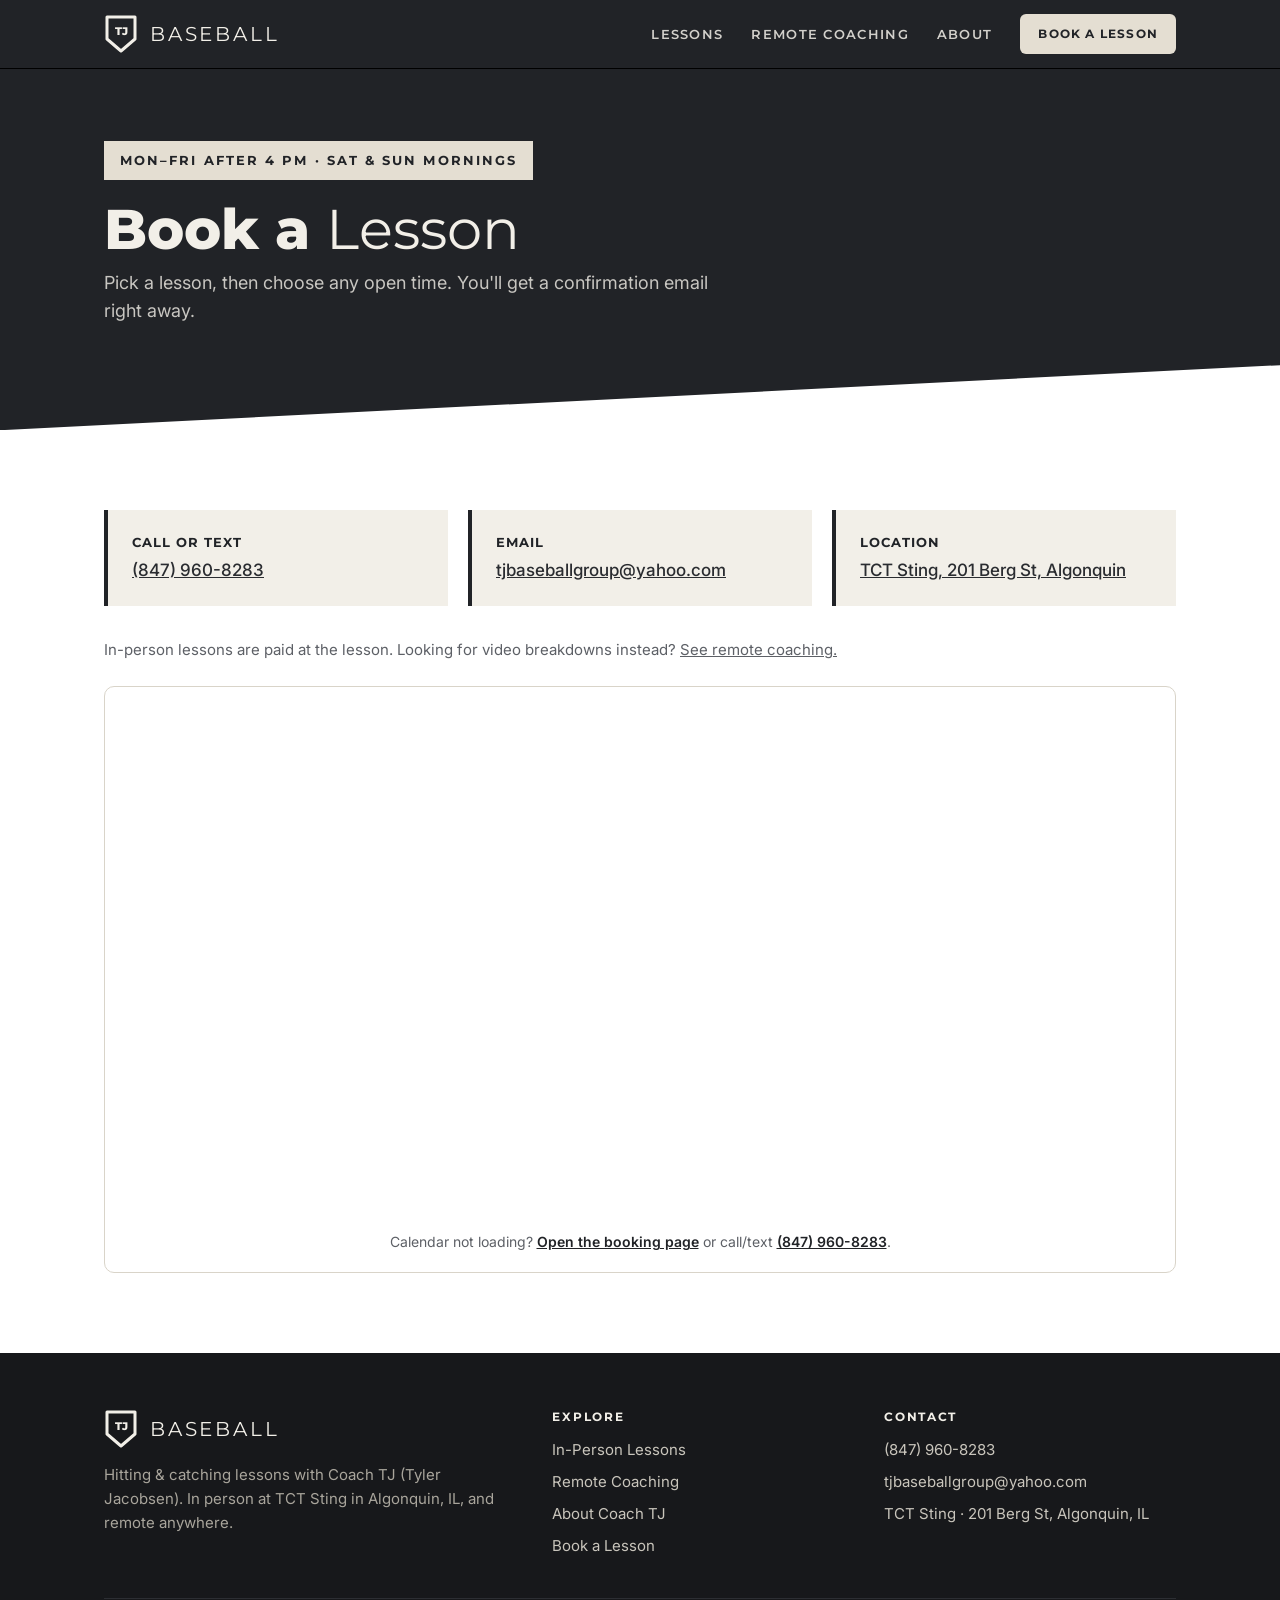
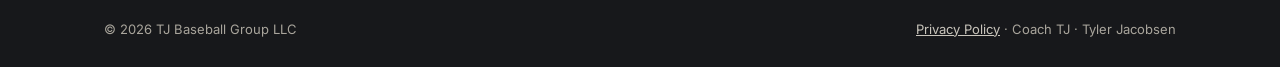
<file: book/index.html>
<!doctype html>
<html lang="en">
<head>
<meta charset="utf-8">
<meta name="viewport" content="width=device-width, initial-scale=1">
<title>Book a Lesson | TJ Baseball</title>
<meta name="description" content="See Coach TJ's open times and book a hitting or catching lesson or a live virtual session.">
<link rel="preconnect" href="https://fonts.googleapis.com">
<link rel="preconnect" href="https://fonts.gstatic.com" crossorigin>
<link href="https://fonts.googleapis.com/css2?family=Montserrat:wght@400;600;700;800&family=Inter:wght@400;500;600&display=swap" rel="stylesheet">
<link rel="stylesheet" href="/assets/styles.css">
</head>
<body>

<header class="nav">
  <div class="wrap">
    <a class="logo" href="/" aria-label="TJ Baseball home">
      <svg width="34" height="40" viewBox="0 0 34 40" aria-hidden="true"><path d="M3 3h28v22L17 37 3 25z" fill="none" stroke="#f2efe8" stroke-width="3" stroke-linejoin="round"/><text x="17" y="21" text-anchor="middle" font-family="Montserrat, sans-serif" font-weight="800" font-size="11" fill="#f2efe8">TJ</text></svg>
      <span>BASEBALL</span>
    </a>
    <button class="menu-btn" aria-label="Open menu" aria-expanded="false" aria-controls="menu">
      <svg width="26" height="26" viewBox="0 0 24 24" fill="none" stroke="currentColor" stroke-width="2"><path d="M3 6h18M3 12h18M3 18h18"/></svg>
    </button>
    <nav id="menu">
      <a href="/lessons/">Lessons</a>
      <a href="/remote/">Remote Coaching</a>
      <a href="/about/">About</a>
      <a class="btn btn-light active" href="/book/">Book a Lesson</a>
    </nav>
  </div>
</header>

<main>
  <section class="page-hero">
    <div class="wrap">
      <div class="tag">Mon–Fri after 4 pm · Sat &amp; Sun mornings</div>
      <h1>Book a <span class="thin">Lesson</span></h1>
      <p>Pick a lesson, then choose any open time. You'll get a confirmation email right away.</p>
    </div>
  </section>

  <section>
    <div class="wrap">
      <div class="info-row">
        <div class="info-box"><strong>Call or text</strong><a href="tel:+18479608283">(847) 960-8283</a></div>
        <div class="info-box"><strong>Email</strong><a href="mailto:tjbaseballgroup@yahoo.com">tjbaseballgroup@yahoo.com</a></div>
        <div class="info-box"><strong>Location</strong><a href="https://maps.google.com/?q=201+Berg+St,+Algonquin,+IL+60102" target="_blank" rel="noopener">TCT Sting, 201 Berg St, Algonquin</a></div>
      </div>
      <p class="book-note">In-person lessons are paid at the lesson. Looking for video breakdowns instead? <a href="/remote/">See remote coaching.</a></p>
      <div class="cal-card">
        <div id="cal-inline"></div>
        <p class="cal-fallback">Calendar not loading? <a href="https://cal.com/tjbaseball" target="_blank" rel="noopener">Open the booking page</a> or call/text <a href="tel:+18479608283">(847) 960-8283</a>.</p>
      </div>
    </div>
  </section>
</main>

<footer class="site-footer">
  <div class="wrap">
    <div class="foot-grid">
      <div>
        <a class="logo" href="/" aria-label="TJ Baseball home"><svg width="34" height="40" viewBox="0 0 34 40" aria-hidden="true"><path d="M3 3h28v22L17 37 3 25z" fill="none" stroke="#f2efe8" stroke-width="3" stroke-linejoin="round"/><text x="17" y="21" text-anchor="middle" font-family="Montserrat, sans-serif" font-weight="800" font-size="11" fill="#f2efe8">TJ</text></svg><span>BASEBALL</span></a>
        <p style="margin:0">Hitting &amp; catching lessons with Coach TJ (Tyler Jacobsen). In person at TCT Sting in Algonquin, IL, and remote anywhere.</p>
      </div>
      <div>
        <h4>Explore</h4>
        <ul>
          <li><a href="/lessons/">In-Person Lessons</a></li>
          <li><a href="/remote/">Remote Coaching</a></li>
          <li><a href="/about/">About Coach TJ</a></li>
          <li><a href="/book/">Book a Lesson</a></li>
        </ul>
      </div>
      <div>
        <h4>Contact</h4>
        <ul>
          <li><a href="tel:+18479608283">(847) 960-8283</a></li>
          <li><a href="mailto:tjbaseballgroup@yahoo.com">tjbaseballgroup@yahoo.com</a></li>
          <li><a href="https://maps.google.com/?q=201+Berg+St,+Algonquin,+IL+60102" target="_blank" rel="noopener">TCT Sting · 201 Berg St, Algonquin, IL</a></li>
        </ul>
      </div>
    </div>
    <div class="copy"><span>© <span id="yr"></span> TJ Baseball Group LLC</span><span><a href="/privacy/">Privacy Policy</a> · Coach TJ · Tyler Jacobsen</span></div>
  </div>
</footer>

<script src="/assets/site.js"></script>
<!-- Cal.com booking calendar. Your Cal.com username goes in calLink below. -->
<script>
  (function (C, A, L) { var p = function (a, ar) { a.q.push(ar); }; var d = C.document; C.Cal = C.Cal || function () { var cal = C.Cal; var ar = arguments; if (!cal.loaded) { cal.ns = {}; cal.q = cal.q || []; d.head.appendChild(d.createElement("script")).src = A; cal.loaded = true; } if (ar[0] === L) { var api = function () { p(api, arguments); }; var namespace = ar[1]; api.q = api.q || []; if (typeof namespace === "string") { cal.ns[namespace] = cal.ns[namespace] || api; p(cal.ns[namespace], ar); p(cal, ["initNamespace", namespace]); } else p(cal, ar); return; } p(cal, ar); }; })(window, "https://app.cal.com/embed/embed.js", "init");
  Cal("init", "tj", { origin: "https://cal.com" });
  Cal.ns.tj("inline", { elementOrSelector: "#cal-inline", calLink: "tjbaseball", config: { layout: "month_view", theme: "light" } });
  Cal.ns.tj("ui", { theme: "light", hideEventTypeDetails: false, layout: "month_view", cssVarsPerTheme: { light: { "cal-brand": "#212327" } } });
</script>
</body>
</html>
</file>
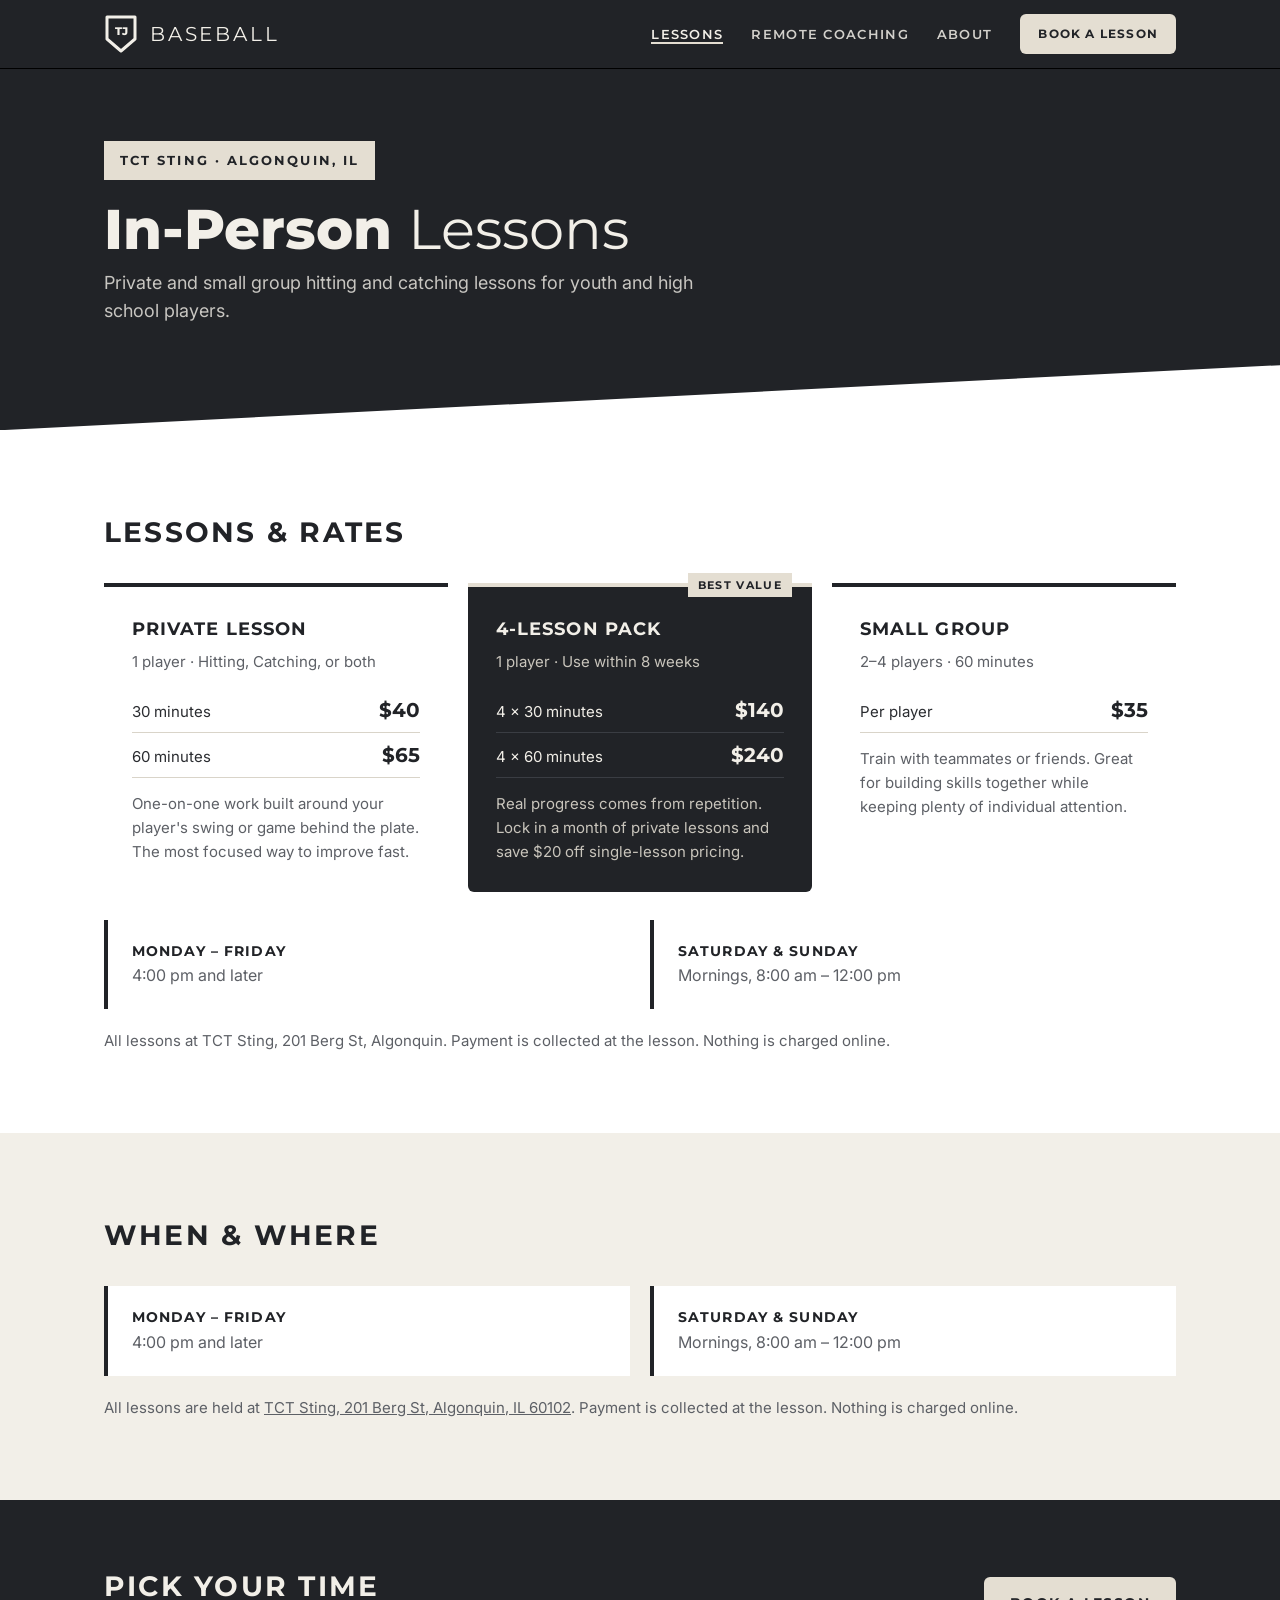
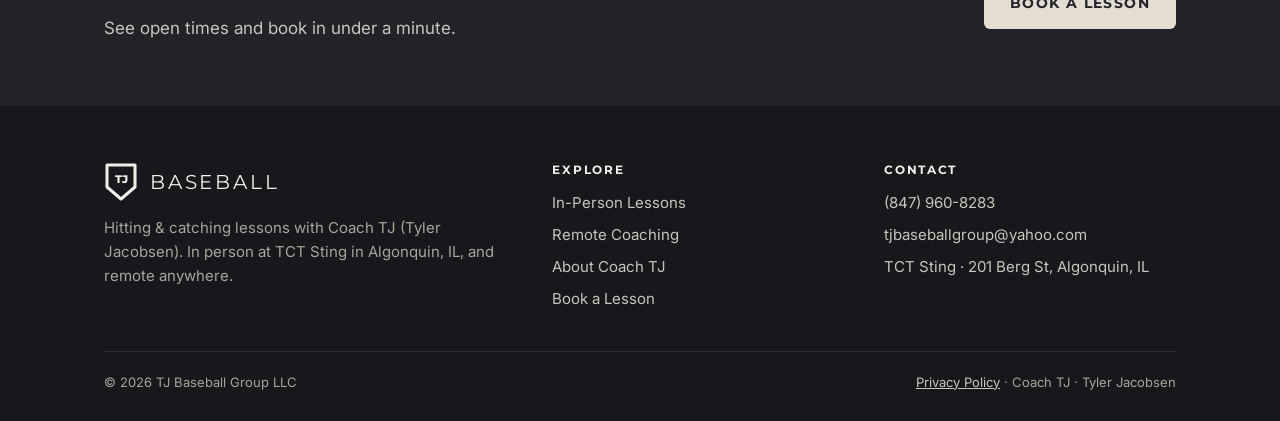
<file: lessons/index.html>
<!doctype html>
<html lang="en">
<head>
<meta charset="utf-8">
<meta name="viewport" content="width=device-width, initial-scale=1">
<title>In-Person Lessons | TJ Baseball</title>
<meta name="description" content="Private, small group, and lesson pack rates for hitting and catching lessons at TCT Sting in Algonquin, IL.">
<link rel="preconnect" href="https://fonts.googleapis.com">
<link rel="preconnect" href="https://fonts.gstatic.com" crossorigin>
<link href="https://fonts.googleapis.com/css2?family=Montserrat:wght@400;600;700;800&family=Inter:wght@400;500;600&display=swap" rel="stylesheet">
<link rel="stylesheet" href="/assets/styles.css">
</head>
<body>

<header class="nav">
  <div class="wrap">
    <a class="logo" href="/" aria-label="TJ Baseball home">
      <svg width="34" height="40" viewBox="0 0 34 40" aria-hidden="true"><path d="M3 3h28v22L17 37 3 25z" fill="none" stroke="#f2efe8" stroke-width="3" stroke-linejoin="round"/><text x="17" y="21" text-anchor="middle" font-family="Montserrat, sans-serif" font-weight="800" font-size="11" fill="#f2efe8">TJ</text></svg>
      <span>BASEBALL</span>
    </a>
    <button class="menu-btn" aria-label="Open menu" aria-expanded="false" aria-controls="menu">
      <svg width="26" height="26" viewBox="0 0 24 24" fill="none" stroke="currentColor" stroke-width="2"><path d="M3 6h18M3 12h18M3 18h18"/></svg>
    </button>
    <nav id="menu">
      <a href="/lessons/" class="active" aria-current="page">Lessons</a>
      <a href="/remote/">Remote Coaching</a>
      <a href="/about/">About</a>
      <a class="btn btn-light" href="/book/">Book a Lesson</a>
    </nav>
  </div>
</header>

<main>
  <section class="page-hero">
    <div class="wrap">
      <div class="tag">TCT Sting · Algonquin, IL</div>
      <h1>In-Person <span class="thin">Lessons</span></h1>
      <p>Private and small group hitting and catching lessons for youth and high school players.</p>
    </div>
  </section>

  <section>
    <div class="wrap">
      <h2>Lessons &amp; Rates</h2>
      <div class="cards">
        <div class="card">
          <h3>Private Lesson</h3>
          <div class="meta">1 player · Hitting, Catching, or both</div>
          <ul class="price-list">
            <li><span>30 minutes</span><b>$40</b></li>
            <li><span>60 minutes</span><b>$65</b></li>
          </ul>
          <p>One-on-one work built around your player's swing or game behind the plate. The most focused way to improve fast.</p>
        </div>
        <div class="card featured">
          <span class="badge">Best value</span>
          <h3>4-Lesson Pack</h3>
          <div class="meta">1 player · Use within 8 weeks</div>
          <ul class="price-list">
            <li><span>4 × 30 minutes</span><b>$140</b></li>
            <li><span>4 × 60 minutes</span><b>$240</b></li>
          </ul>
          <p>Real progress comes from repetition. Lock in a month of private lessons and save $20 off single-lesson pricing.</p>
        </div>
        <div class="card">
          <h3>Small Group</h3>
          <div class="meta">2–4 players · 60 minutes</div>
          <ul class="price-list">
            <li><span>Per player</span><b>$35</b></li>
          </ul>
          <p>Train with teammates or friends. Great for building skills together while keeping plenty of individual attention.</p>
        </div>
      </div>
      <div class="hours">
        <div><strong>Monday – Friday</strong><span>4:00 pm and later</span></div>
        <div><strong>Saturday &amp; Sunday</strong><span>Mornings, 8:00 am – 12:00 pm</span></div>
      </div>
      <p class="note">All lessons at TCT Sting, 201 Berg St, Algonquin. Payment is collected at the lesson. Nothing is charged online.</p>
    </div>
  </section>

  <section class="section-paper">
    <div class="wrap">
      <h2>When &amp; Where</h2>
      <div class="hours">
        <div><strong>Monday – Friday</strong><span>4:00 pm and later</span></div>
        <div><strong>Saturday &amp; Sunday</strong><span>Mornings, 8:00 am – 12:00 pm</span></div>
      </div>
      <p class="note">All lessons are held at <a href="https://maps.google.com/?q=201+Berg+St,+Algonquin,+IL+60102" target="_blank" rel="noopener">TCT Sting, 201 Berg St, Algonquin, IL 60102</a>. Payment is collected at the lesson. Nothing is charged online.</p>
    </div>
  </section>

  <section class="cta-band">
    <div class="wrap">
      <div><h2>Pick Your Time</h2><p>See open times and book in under a minute.</p></div>
      <div class="ctas"><a class="btn btn-light" href="/book/">Book a Lesson</a></div>
    </div>
  </section>

</main>

<footer class="site-footer">
  <div class="wrap">
    <div class="foot-grid">
      <div>
        <a class="logo" href="/" aria-label="TJ Baseball home"><svg width="34" height="40" viewBox="0 0 34 40" aria-hidden="true"><path d="M3 3h28v22L17 37 3 25z" fill="none" stroke="#f2efe8" stroke-width="3" stroke-linejoin="round"/><text x="17" y="21" text-anchor="middle" font-family="Montserrat, sans-serif" font-weight="800" font-size="11" fill="#f2efe8">TJ</text></svg><span>BASEBALL</span></a>
        <p style="margin:0">Hitting &amp; catching lessons with Coach TJ (Tyler Jacobsen). In person at TCT Sting in Algonquin, IL, and remote anywhere.</p>
      </div>
      <div>
        <h4>Explore</h4>
        <ul>
          <li><a href="/lessons/">In-Person Lessons</a></li>
          <li><a href="/remote/">Remote Coaching</a></li>
          <li><a href="/about/">About Coach TJ</a></li>
          <li><a href="/book/">Book a Lesson</a></li>
        </ul>
      </div>
      <div>
        <h4>Contact</h4>
        <ul>
          <li><a href="tel:+18479608283">(847) 960-8283</a></li>
          <li><a href="mailto:tjbaseballgroup@yahoo.com">tjbaseballgroup@yahoo.com</a></li>
          <li><a href="https://maps.google.com/?q=201+Berg+St,+Algonquin,+IL+60102" target="_blank" rel="noopener">TCT Sting · 201 Berg St, Algonquin, IL</a></li>
        </ul>
      </div>
    </div>
    <div class="copy"><span>© <span id="yr"></span> TJ Baseball Group LLC</span><span><a href="/privacy/">Privacy Policy</a> · Coach TJ · Tyler Jacobsen</span></div>
  </div>
</footer>

<script src="/assets/site.js"></script>
</body>
</html>
</file>
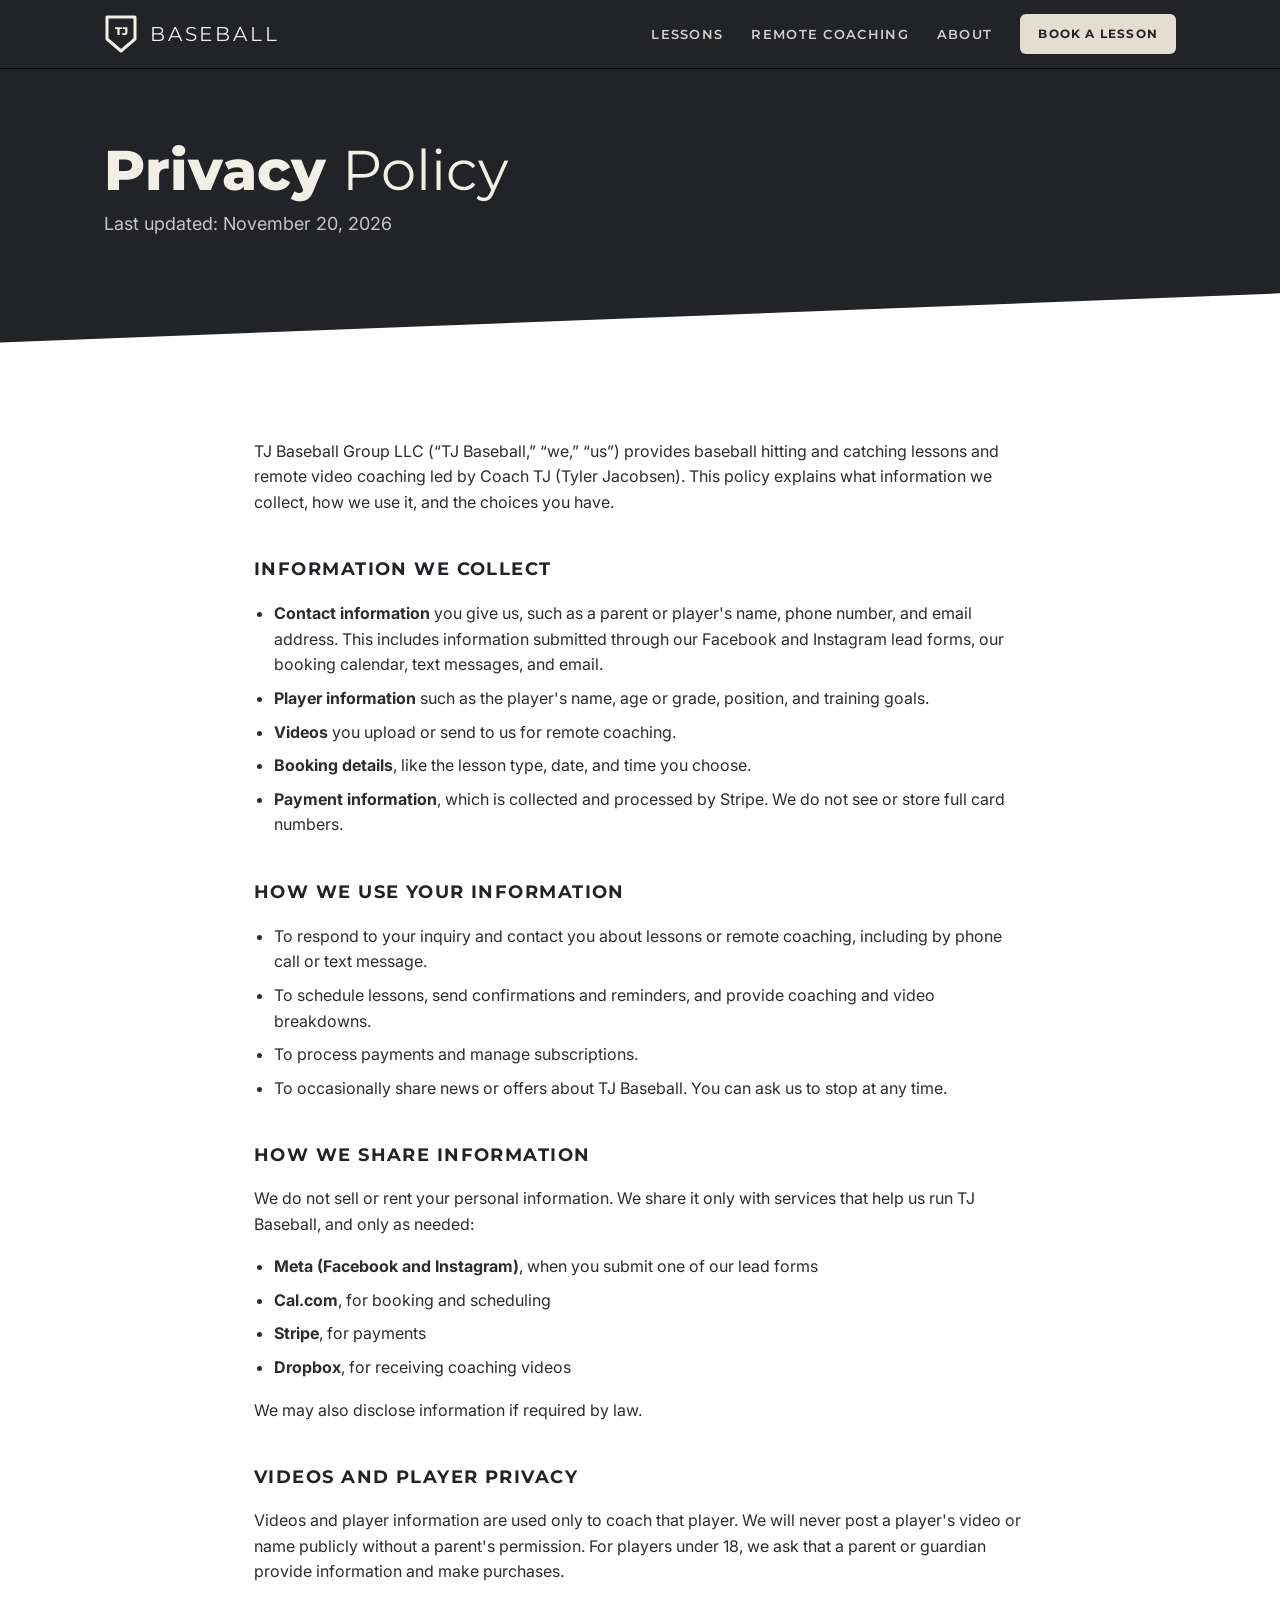
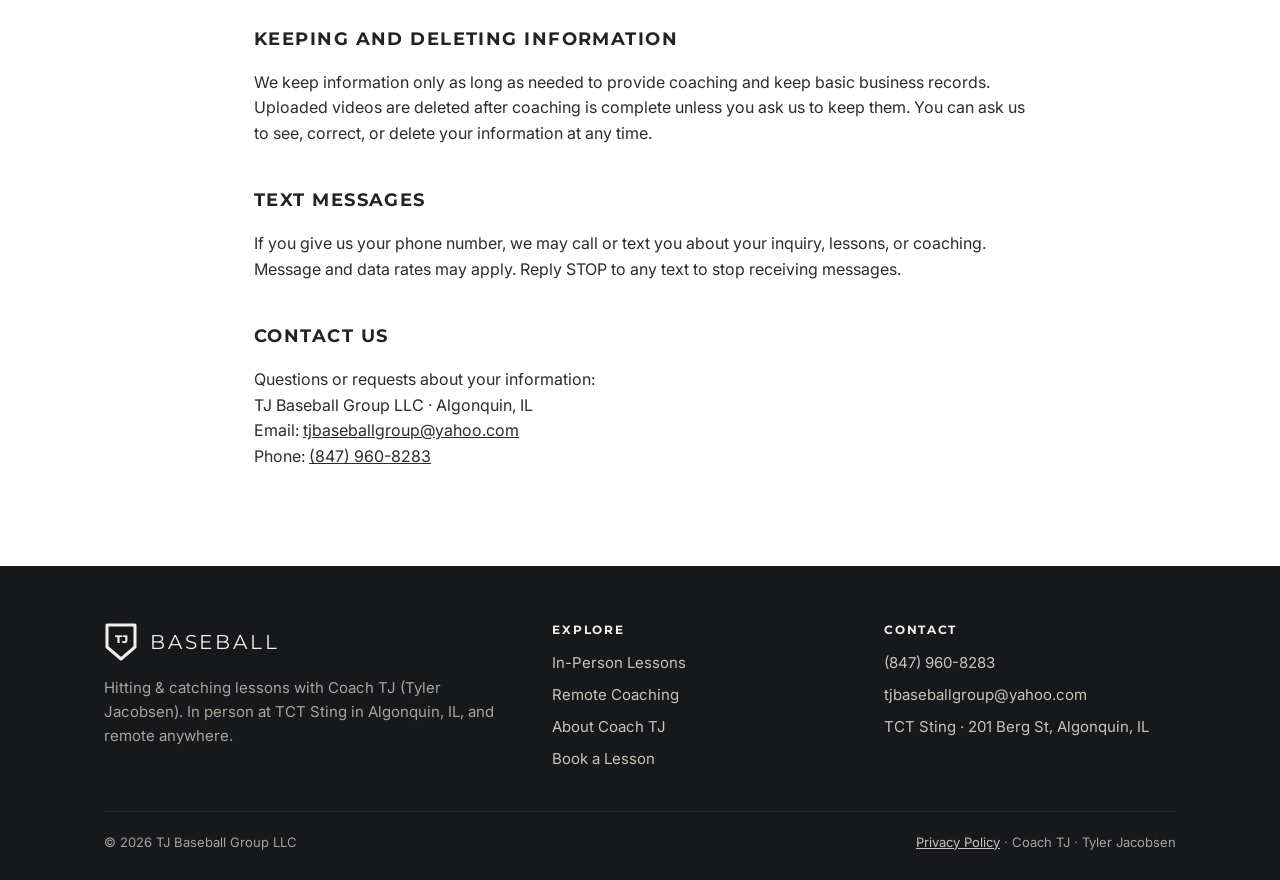
<file: privacy/index.html>
<!doctype html>
<html lang="en">
<head>
<meta charset="utf-8">
<meta name="viewport" content="width=device-width, initial-scale=1">
<title>Privacy Policy | TJ Baseball</title>
<meta name="description" content="How TJ Baseball Group LLC collects, uses, and protects your information.">
<link rel="preconnect" href="https://fonts.googleapis.com">
<link rel="preconnect" href="https://fonts.gstatic.com" crossorigin>
<link href="https://fonts.googleapis.com/css2?family=Montserrat:wght@400;600;700;800&family=Inter:wght@400;500;600&display=swap" rel="stylesheet">
<link rel="stylesheet" href="/assets/styles.css">
</head>
<body>

<header class="nav">
  <div class="wrap">
    <a class="logo" href="/" aria-label="TJ Baseball home">
      <svg width="34" height="40" viewBox="0 0 34 40" aria-hidden="true"><path d="M3 3h28v22L17 37 3 25z" fill="none" stroke="#f2efe8" stroke-width="3" stroke-linejoin="round"/><text x="17" y="21" text-anchor="middle" font-family="Montserrat, sans-serif" font-weight="800" font-size="11" fill="#f2efe8">TJ</text></svg>
      <span>BASEBALL</span>
    </a>
    <button class="menu-btn" aria-label="Open menu" aria-expanded="false" aria-controls="menu">
      <svg width="26" height="26" viewBox="0 0 24 24" fill="none" stroke="currentColor" stroke-width="2"><path d="M3 6h18M3 12h18M3 18h18"/></svg>
    </button>
    <nav id="menu">
      <a href="/lessons/">Lessons</a>
      <a href="/remote/">Remote Coaching</a>
      <a href="/about/">About</a>
      <a class="btn btn-light" href="/book/">Book a Lesson</a>
    </nav>
  </div>
</header>

<main>
  <section class="page-hero">
    <div class="wrap">
      <h1>Privacy <span class="thin">Policy</span></h1>
      <p>Last updated: November 20, 2026</p>
    </div>
  </section>

  <section class="legal">
    <div class="wrap">
      <p>TJ Baseball Group LLC (“TJ Baseball,” “we,” “us”) provides baseball hitting and catching lessons and remote video coaching led by Coach TJ (Tyler Jacobsen). This policy explains what information we collect, how we use it, and the choices you have.</p>

      <h2>Information We Collect</h2>
      <ul>
        <li><b>Contact information</b> you give us, such as a parent or player's name, phone number, and email address. This includes information submitted through our Facebook and Instagram lead forms, our booking calendar, text messages, and email.</li>
        <li><b>Player information</b> such as the player's name, age or grade, position, and training goals.</li>
        <li><b>Videos</b> you upload or send to us for remote coaching.</li>
        <li><b>Booking details</b>, like the lesson type, date, and time you choose.</li>
        <li><b>Payment information</b>, which is collected and processed by Stripe. We do not see or store full card numbers.</li>
      </ul>

      <h2>How We Use Your Information</h2>
      <ul>
        <li>To respond to your inquiry and contact you about lessons or remote coaching, including by phone call or text message.</li>
        <li>To schedule lessons, send confirmations and reminders, and provide coaching and video breakdowns.</li>
        <li>To process payments and manage subscriptions.</li>
        <li>To occasionally share news or offers about TJ Baseball. You can ask us to stop at any time.</li>
      </ul>

      <h2>How We Share Information</h2>
      <p>We do not sell or rent your personal information. We share it only with services that help us run TJ Baseball, and only as needed:</p>
      <ul>
        <li><b>Meta (Facebook and Instagram)</b>, when you submit one of our lead forms</li>
        <li><b>Cal.com</b>, for booking and scheduling</li>
        <li><b>Stripe</b>, for payments</li>
        <li><b>Dropbox</b>, for receiving coaching videos</li>
      </ul>
      <p>We may also disclose information if required by law.</p>

      <h2>Videos and Player Privacy</h2>
      <p>Videos and player information are used only to coach that player. We will never post a player's video or name publicly without a parent's permission. For players under 18, we ask that a parent or guardian provide information and make purchases.</p>

      <h2>Keeping and Deleting Information</h2>
      <p>We keep information only as long as needed to provide coaching and keep basic business records. Uploaded videos are deleted after coaching is complete unless you ask us to keep them. You can ask us to see, correct, or delete your information at any time.</p>

      <h2>Text Messages</h2>
      <p>If you give us your phone number, we may call or text you about your inquiry, lessons, or coaching. Message and data rates may apply. Reply STOP to any text to stop receiving messages.</p>

      <h2>Contact Us</h2>
      <p>Questions or requests about your information:<br>
      TJ Baseball Group LLC · Algonquin, IL<br>
      Email: <a href="mailto:tjbaseballgroup@yahoo.com">tjbaseballgroup@yahoo.com</a><br>
      Phone: <a href="tel:+18479608283">(847) 960-8283</a></p>
    </div>
  </section>
</main>

<footer class="site-footer">
  <div class="wrap">
    <div class="foot-grid">
      <div>
        <a class="logo" href="/" aria-label="TJ Baseball home"><svg width="34" height="40" viewBox="0 0 34 40" aria-hidden="true"><path d="M3 3h28v22L17 37 3 25z" fill="none" stroke="#f2efe8" stroke-width="3" stroke-linejoin="round"/><text x="17" y="21" text-anchor="middle" font-family="Montserrat, sans-serif" font-weight="800" font-size="11" fill="#f2efe8">TJ</text></svg><span>BASEBALL</span></a>
        <p style="margin:0">Hitting &amp; catching lessons with Coach TJ (Tyler Jacobsen). In person at TCT Sting in Algonquin, IL, and remote anywhere.</p>
      </div>
      <div>
        <h4>Explore</h4>
        <ul>
          <li><a href="/lessons/">In-Person Lessons</a></li>
          <li><a href="/remote/">Remote Coaching</a></li>
          <li><a href="/about/">About Coach TJ</a></li>
          <li><a href="/book/">Book a Lesson</a></li>
        </ul>
      </div>
      <div>
        <h4>Contact</h4>
        <ul>
          <li><a href="tel:+18479608283">(847) 960-8283</a></li>
          <li><a href="mailto:tjbaseballgroup@yahoo.com">tjbaseballgroup@yahoo.com</a></li>
          <li><a href="https://maps.google.com/?q=201+Berg+St,+Algonquin,+IL+60102" target="_blank" rel="noopener">TCT Sting · 201 Berg St, Algonquin, IL</a></li>
        </ul>
      </div>
    </div>
    <div class="copy"><span>© <span id="yr"></span> TJ Baseball Group LLC</span><span><a href="/privacy/">Privacy Policy</a> · Coach TJ · Tyler Jacobsen</span></div>
  </div>
</footer>

<script src="/assets/site.js"></script>
</body>
</html>
</file>
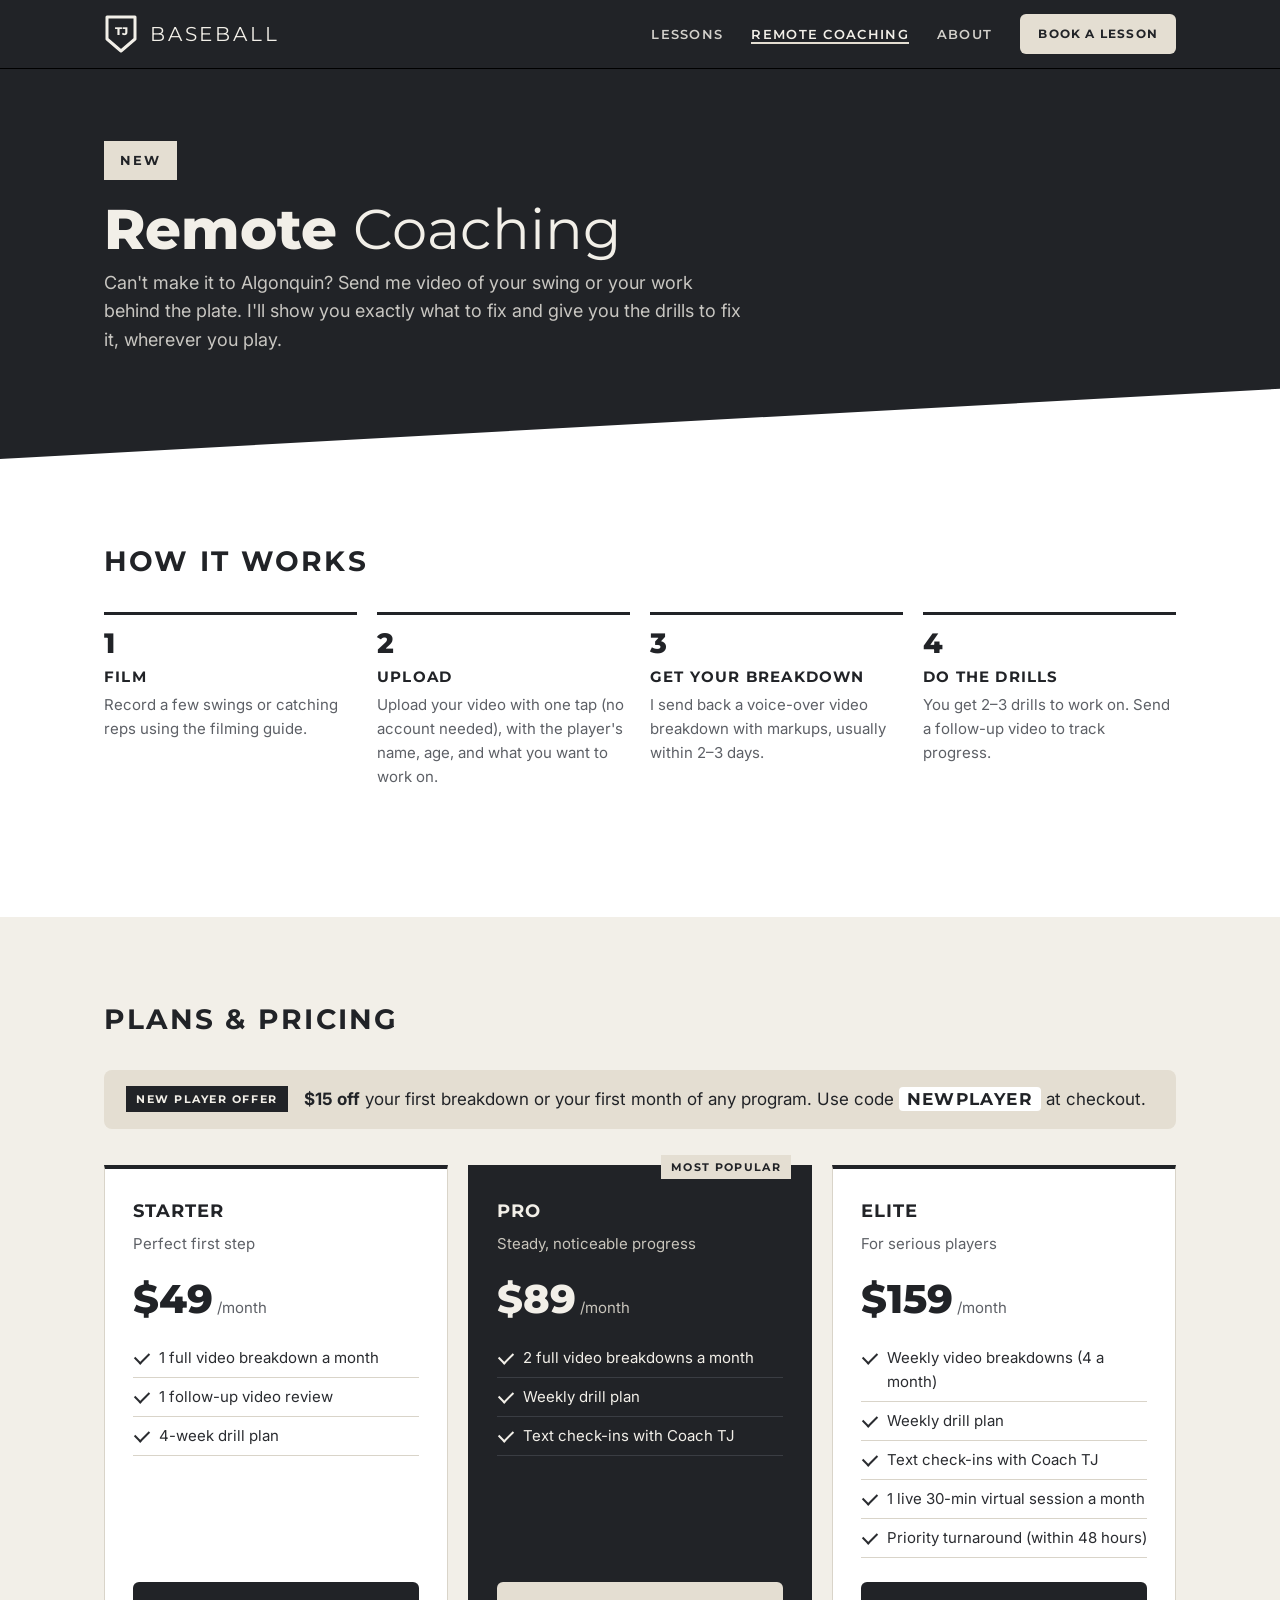
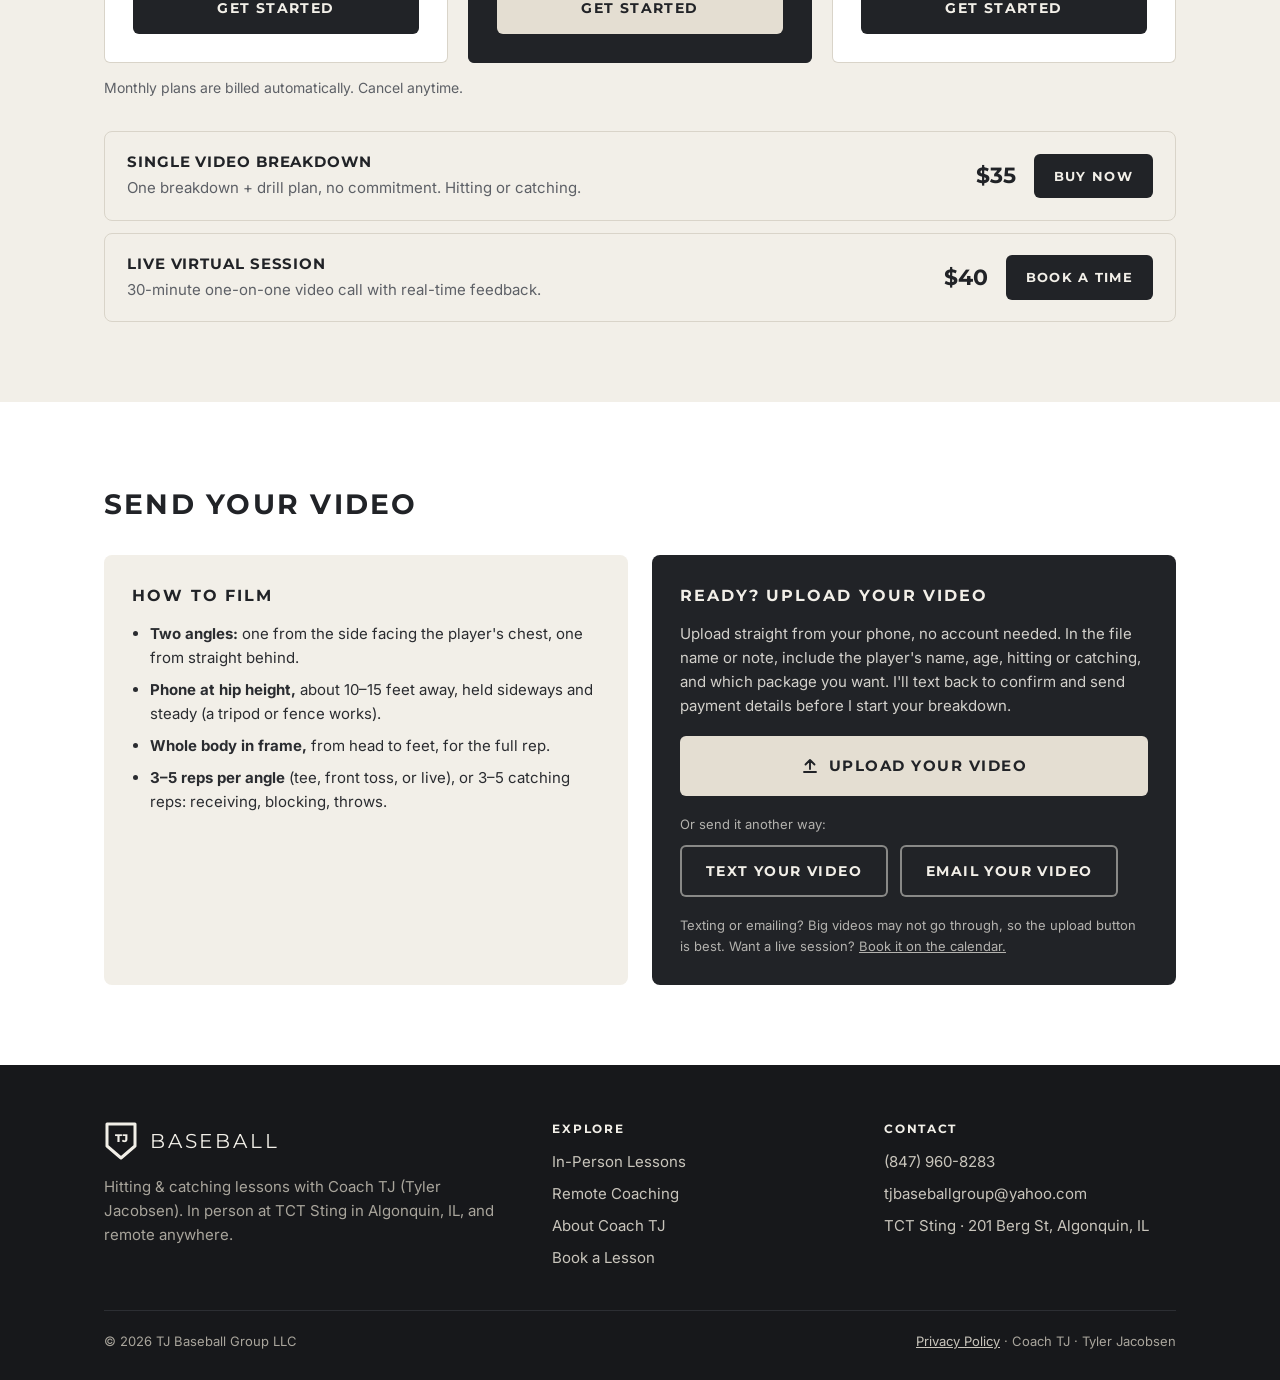
<file: remote/index.html>
<!doctype html>
<html lang="en">
<head>
<meta charset="utf-8">
<meta name="viewport" content="width=device-width, initial-scale=1">
<title>Remote Coaching | TJ Baseball</title>
<meta name="description" content="Remote hitting and catching coaching with Coach TJ: video breakdowns, drill plans, and monthly plans from $49. $15 off with code NEWPLAYER.">
<link rel="preconnect" href="https://fonts.googleapis.com">
<link rel="preconnect" href="https://fonts.gstatic.com" crossorigin>
<link href="https://fonts.googleapis.com/css2?family=Montserrat:wght@400;600;700;800&family=Inter:wght@400;500;600&display=swap" rel="stylesheet">
<link rel="stylesheet" href="/assets/styles.css">
</head>
<body>

<header class="nav">
  <div class="wrap">
    <a class="logo" href="/" aria-label="TJ Baseball home">
      <svg width="34" height="40" viewBox="0 0 34 40" aria-hidden="true"><path d="M3 3h28v22L17 37 3 25z" fill="none" stroke="#f2efe8" stroke-width="3" stroke-linejoin="round"/><text x="17" y="21" text-anchor="middle" font-family="Montserrat, sans-serif" font-weight="800" font-size="11" fill="#f2efe8">TJ</text></svg>
      <span>BASEBALL</span>
    </a>
    <button class="menu-btn" aria-label="Open menu" aria-expanded="false" aria-controls="menu">
      <svg width="26" height="26" viewBox="0 0 24 24" fill="none" stroke="currentColor" stroke-width="2"><path d="M3 6h18M3 12h18M3 18h18"/></svg>
    </button>
    <nav id="menu">
      <a href="/lessons/">Lessons</a>
      <a href="/remote/" class="active" aria-current="page">Remote Coaching</a>
      <a href="/about/">About</a>
      <a class="btn btn-light" href="/book/">Book a Lesson</a>
    </nav>
  </div>
</header>

<main>
  <section class="page-hero">
    <div class="wrap">
      <div class="tag">New</div>
      <h1>Remote <span class="thin">Coaching</span></h1>
      <p>Can't make it to Algonquin? Send me video of your swing or your work behind the plate. I'll show you exactly what to fix and give you the drills to fix it, wherever you play.</p>
    </div>
  </section>

  <section class="remote">
    <div class="wrap">
      <h2>How It Works</h2>
      <ol class="how">
        <li><span class="num">1</span><strong>Film</strong><span>Record a few swings or catching reps using the filming guide.</span></li>
        <li><span class="num">2</span><strong>Upload</strong><span>Upload your video with one tap (no account needed), with the player's name, age, and what you want to work on.</span></li>
        <li><span class="num">3</span><strong>Get your breakdown</strong><span>I send back a voice-over video breakdown with markups, usually within 2–3 days.</span></li>
        <li><span class="num">4</span><strong>Do the drills</strong><span>You get 2–3 drills to work on. Send a follow-up video to track progress.</span></li>
      </ol>

    </div>
  </section>

  <section class="remote section-paper">
    <div class="wrap">
      <h2>Plans &amp; Pricing</h2>
      <div class="promo">
        <span class="promo-tag">New Player Offer</span>
        <p><b>$15 off</b> your first breakdown or your first month of any program. Use code <b class="code">NEWPLAYER</b> at checkout.</p>
      </div>

      <div class="cards tiers">
        <div class="card tier">
          <h3>Starter</h3>
          <div class="meta">Perfect first step</div>
          <div class="tier-price"><b>$49</b><span>/month</span></div>
          <ul class="feat">
            <li>1 full video breakdown a month</li>
            <li>1 follow-up video review</li>
            <li>4-week drill plan</li>
          </ul>
          <a class="btn btn-dark tier-btn" data-plan="starter" href="#send">Get Started</a>
        </div>
        <div class="card tier featured">
          <span class="badge">Most popular</span>
          <h3>Pro</h3>
          <div class="meta">Steady, noticeable progress</div>
          <div class="tier-price"><b>$89</b><span>/month</span></div>
          <ul class="feat">
            <li>2 full video breakdowns a month</li>
            <li>Weekly drill plan</li>
            <li>Text check-ins with Coach TJ</li>
          </ul>
          <a class="btn btn-light tier-btn" data-plan="pro" href="#send">Get Started</a>
        </div>
        <div class="card tier">
          <h3>Elite</h3>
          <div class="meta">For serious players</div>
          <div class="tier-price"><b>$159</b><span>/month</span></div>
          <ul class="feat">
            <li>Weekly video breakdowns (4 a month)</li>
            <li>Weekly drill plan</li>
            <li>Text check-ins with Coach TJ</li>
            <li>1 live 30-min virtual session a month</li>
            <li>Priority turnaround (within 48 hours)</li>
          </ul>
          <a class="btn btn-dark tier-btn" data-plan="elite" href="#send">Get Started</a>
        </div>
      </div>
      <p class="tier-note">Monthly plans are billed automatically. Cancel anytime.</p>

      <div class="one-time">
        <div class="ot">
          <div><strong>Single Video Breakdown</strong><span>One breakdown + drill plan, no commitment. Hitting or catching.</span></div>
          <div class="ot-right"><b>$35</b><a class="btn btn-dark" data-plan="single" href="#send">Buy Now</a></div>
        </div>
        <div class="ot">
          <div><strong>Live Virtual Session</strong><span>30-minute one-on-one video call with real-time feedback.</span></div>
          <div class="ot-right"><b>$40</b><a class="btn btn-dark" href="/book/">Book a Time</a></div>
        </div>
      </div>

    </div>
  </section>

  <section class="remote">
    <div class="wrap">
      <h2>Send Your Video</h2>
      <div class="film" style="margin-top:0">
        <div>
          <h3>How to Film</h3>
          <ul class="tips">
            <li><b>Two angles:</b> one from the side facing the player's chest, one from straight behind.</li>
            <li><b>Phone at hip height,</b> about 10–15 feet away, held sideways and steady (a tripod or fence works).</li>
            <li><b>Whole body in frame,</b> from head to feet, for the full rep.</li>
            <li><b>3–5 reps per angle</b> (tee, front toss, or live), or 3–5 catching reps: receiving, blocking, throws.</li>
          </ul>
        </div>
        <div class="send" id="send">
          <h3>Ready? Upload Your Video</h3>
          <p>Upload straight from your phone, no account needed. In the file name or note, include the player's name, age, hitting or catching, and which package you want. I'll text back to confirm and send payment details before I start your breakdown.</p>
          <a class="btn btn-dark btn-upload" href="https://www.dropbox.com/request/i9k9hhoxixhczxeht5ap" target="_blank" rel="noopener"><svg width="18" height="18" viewBox="0 0 24 24" fill="none" stroke="currentColor" stroke-width="2.5" stroke-linecap="round" stroke-linejoin="round" aria-hidden="true"><path d="M12 16V4M6 10l6-6 6 6M4 20h16"/></svg>Upload Your Video</a>
          <p class="or">Or send it another way:</p>
          <div class="send-btns">
            <a class="btn btn-outline" href="sms:+18479608283?&amp;body=Hi%20Coach%20TJ!%20I'd%20like%20remote%20coaching.%0APlayer%20name%3A%20%0AAge%3A%20%0AHitting%20or%20Catching%3A%20%0APackage%3A%20%0AWhat%20we%20want%20to%20work%20on%3A%20">Text Your Video</a>
            <a class="btn btn-outline" href="mailto:tjbaseballgroup@yahoo.com?subject=Remote%20Coaching%20Video&amp;body=Player%20name%3A%20%0AAge%3A%20%0AHitting%20or%20Catching%3A%20%0APackage%20(Video%20Breakdown%20%2F%20Monthly%20Program)%3A%20%0AWhat%20we%20want%20to%20work%20on%3A%20%0A%0A(Attach%20your%20videos%2C%20or%20paste%20a%20Google%20Drive%20or%20iCloud%20link%20if%20they're%20too%20big.)">Email Your Video</a>
          </div>
          <p class="small">Texting or emailing? Big videos may not go through, so the upload button is best. Want a live session? <a href="/book/">Book it on the calendar.</a></p>
        </div>
      </div>
    </div>
  </section>

</main>

<footer class="site-footer">
  <div class="wrap">
    <div class="foot-grid">
      <div>
        <a class="logo" href="/" aria-label="TJ Baseball home"><svg width="34" height="40" viewBox="0 0 34 40" aria-hidden="true"><path d="M3 3h28v22L17 37 3 25z" fill="none" stroke="#f2efe8" stroke-width="3" stroke-linejoin="round"/><text x="17" y="21" text-anchor="middle" font-family="Montserrat, sans-serif" font-weight="800" font-size="11" fill="#f2efe8">TJ</text></svg><span>BASEBALL</span></a>
        <p style="margin:0">Hitting &amp; catching lessons with Coach TJ (Tyler Jacobsen). In person at TCT Sting in Algonquin, IL, and remote anywhere.</p>
      </div>
      <div>
        <h4>Explore</h4>
        <ul>
          <li><a href="/lessons/">In-Person Lessons</a></li>
          <li><a href="/remote/">Remote Coaching</a></li>
          <li><a href="/about/">About Coach TJ</a></li>
          <li><a href="/book/">Book a Lesson</a></li>
        </ul>
      </div>
      <div>
        <h4>Contact</h4>
        <ul>
          <li><a href="tel:+18479608283">(847) 960-8283</a></li>
          <li><a href="mailto:tjbaseballgroup@yahoo.com">tjbaseballgroup@yahoo.com</a></li>
          <li><a href="https://maps.google.com/?q=201+Berg+St,+Algonquin,+IL+60102" target="_blank" rel="noopener">TCT Sting · 201 Berg St, Algonquin, IL</a></li>
        </ul>
      </div>
    </div>
    <div class="copy"><span>© <span id="yr"></span> TJ Baseball Group LLC</span><span><a href="/privacy/">Privacy Policy</a> · Coach TJ · Tyler Jacobsen</span></div>
  </div>
</footer>

<script src="/assets/site.js"></script>
</body>
</html>
</file>
<file: assets/styles.css>
/* TJ Baseball site styles */
  :root {
    --ink: #212327;
    --ink-2: #2c2f34;
    --cream: #e4ded2;
    --paper: #f2efe8;
    --white: #ffffff;
    --text: #2a2c30;
    --muted: #5d6066;
    --line: #d9d4c9;
    --accent: #e4ded2;
    --ok: #2f6b45;
    --err: #9b2c2c;
    --radius: 6px;
    --max: 1120px;
  }
  * { box-sizing: border-box; }
  html { scroll-behavior: smooth; }
  body {
    margin: 0; background: var(--white); color: var(--text);
    font: 400 17px/1.6 Inter, system-ui, -apple-system, sans-serif;
  }
  h1, h2, h3, .eyebrow, .btn, nav a { font-family: Montserrat, Inter, sans-serif; }
  h2 { font-size: clamp(22px, 3vw, 28px); letter-spacing: .08em; text-transform: uppercase; margin: 0 0 28px; font-weight: 700; color: var(--ink); }
  a { color: inherit; }
  .wrap { max-width: var(--max); margin: 0 auto; padding: 0 24px; }
  section { padding: 80px 0; }

  /* Nav */
  header.nav { position: sticky; top: 0; z-index: 20; background: var(--ink); color: var(--paper); border-bottom: 1px solid #000; }
  header.nav .wrap { display: flex; align-items: center; justify-content: space-between; height: 68px; }
  .logo { display: flex; align-items: center; gap: 12px; text-decoration: none; }
  .logo span { font-family: Montserrat, sans-serif; font-weight: 400; letter-spacing: .14em; font-size: 20px; }
  nav { display: flex; gap: 28px; align-items: center; }
  nav a { text-decoration: none; font-size: 13px; font-weight: 600; letter-spacing: .1em; text-transform: uppercase; opacity: .85; }
  nav a:hover { opacity: 1; }
  .menu-btn { display: none; background: none; border: 0; color: var(--paper); padding: 8px; cursor: pointer; }

  .btn { display: inline-block; border: 0; cursor: pointer; text-decoration: none; text-transform: uppercase; letter-spacing: .1em; font-weight: 700; font-size: 14px; padding: 15px 26px; border-radius: var(--radius); transition: transform .15s, background .15s; }
  .btn:active { transform: translateY(1px); }
  .btn-light { background: var(--cream); color: var(--ink); }
  .btn-light:hover { background: #fff; }
  .btn-ghost { background: transparent; color: var(--paper); box-shadow: inset 0 0 0 2px rgba(242,239,232,.5); }
  .btn-ghost:hover { box-shadow: inset 0 0 0 2px var(--paper); }
  .btn-dark { background: var(--ink); color: var(--paper); }
  .btn-dark:hover { background: #000; }
  nav .btn { padding: 10px 18px; font-size: 12px; opacity: 1; }

  /* Hero */
  .hero { background: var(--ink); color: var(--paper); padding: 96px 0 140px; position: relative; clip-path: polygon(0 0, 100% 0, 100% 88%, 0 100%); }
  .hero::after { content: ""; position: absolute; left: 0; right: 0; bottom: 0; height: 14px; background: var(--cream); clip-path: polygon(0 100%, 100% 0, 100% 100%, 0 100%); }
  .tag { display: inline-block; background: var(--cream); color: var(--ink); font-family: Montserrat, sans-serif; font-weight: 700; font-size: 13px; letter-spacing: .16em; text-transform: uppercase; padding: 9px 16px; margin-bottom: 26px; }
  .hero h1 { margin: 0; line-height: 1.02; font-size: clamp(40px, 7vw, 76px); font-weight: 800; letter-spacing: .01em; }
  .hero h1 .thin { display: block; font-weight: 400; letter-spacing: .04em; }
  .hero .coach { margin: 32px 0 6px; font-family: Montserrat, sans-serif; font-weight: 700; letter-spacing: .12em; text-transform: uppercase; font-size: 18px; }
  .hero .sub { margin: 0 0 36px; opacity: .8; font-size: 18px; }
  .hero .ctas { display: flex; gap: 14px; flex-wrap: wrap; }

  /* Work on */
  .focus { display: grid; grid-template-columns: 1fr 1fr; gap: 0; }
  .focus > div { padding: 8px 40px 8px 0; }
  .focus > div + div { border-left: 1px solid var(--line); padding-left: 40px; }
  .focus h3 { display: flex; align-items: center; gap: 14px; font-size: 22px; letter-spacing: .1em; text-transform: uppercase; margin: 0 0 16px; color: var(--ink); }
  .ic { width: 44px; height: 44px; border-radius: 50%; background: var(--ink); display: grid; place-items: center; flex: none; }
  .focus ul { list-style: none; padding: 0 0 0 58px; margin: 0; }
  .focus li { padding: 3px 0; }
  .focus li:first-child { font-weight: 600; color: var(--ink); }

  /* Lessons */
  .lessons { background: var(--paper); }
  .cards { display: grid; grid-template-columns: repeat(3, 1fr); gap: 20px; }
  .card { background: var(--white); border-top: 4px solid var(--ink); padding: 28px; border-radius: 0 0 var(--radius) var(--radius); }
  .card h3 { margin: 0 0 6px; font-size: 18px; letter-spacing: .06em; text-transform: uppercase; color: var(--ink); }
  .card .meta { color: var(--muted); font-size: 15px; margin-bottom: 14px; }
  .card .price { font-family: Montserrat, sans-serif; font-weight: 700; font-size: 22px; color: var(--ink); margin-bottom: 12px; }
  .card p { margin: 0; font-size: 15px; color: var(--muted); }

  .card .price small { font-size: 14px; font-weight: 600; color: var(--muted); }
  .card .price-list { list-style: none; margin: 0 0 14px; padding: 0; }
  .card .price-list li { display: flex; justify-content: space-between; align-items: baseline; padding: 6px 0; border-bottom: 1px solid var(--line); font-size: 15px; }
  .card .price-list b { font-family: Montserrat, sans-serif; font-size: 20px; color: var(--ink); }
  .card.featured { background: var(--ink); color: var(--paper); border-top-color: var(--cream); position: relative; }
  .card.featured h3, .card.featured .price-list b { color: var(--paper); }
  .card.featured .meta, .card.featured p { color: #c9c5bc; }
  .card.featured .price-list li { border-color: #3a3d43; }
  .badge { position: absolute; top: -14px; right: 20px; background: var(--cream); color: var(--ink); font: 700 11px Montserrat, sans-serif; letter-spacing: .12em; text-transform: uppercase; padding: 5px 10px; }
  .hours { display: grid; grid-template-columns: repeat(2, 1fr); gap: 20px; margin-top: 28px; }
  .hours div { background: var(--white); padding: 20px 24px; border-left: 4px solid var(--ink); }
  .hours strong { display: block; font-family: Montserrat, sans-serif; text-transform: uppercase; letter-spacing: .08em; font-size: 14px; color: var(--ink); }
  .hours span { color: var(--muted); font-size: 16px; }
  .note { margin: 20px 0 0; color: var(--muted); font-size: 15px; }


  /* Remote */
  .eyebrow-tag { display: inline-block; background: var(--ink); color: var(--paper); font: 700 11px Montserrat, sans-serif; letter-spacing: .14em; text-transform: uppercase; padding: 5px 10px; margin-bottom: 14px; }
  .remote .intro { font-size: 18px; max-width: 760px; margin: -8px 0 40px; }
  .how { list-style: none; padding: 0; margin: 0 0 48px; display: grid; grid-template-columns: repeat(4, 1fr); gap: 20px; }
  .how li { border-top: 3px solid var(--ink); padding-top: 14px; display: flex; flex-direction: column; gap: 4px; }
  .how .num { font: 800 28px Montserrat, sans-serif; color: var(--ink); line-height: 1; margin-bottom: 4px; }
  .how strong { font-family: Montserrat, sans-serif; text-transform: uppercase; letter-spacing: .08em; font-size: 15px; color: var(--ink); }
  .how span:last-child { color: var(--muted); font-size: 15px; }
  .remote .card { border: 1px solid var(--line); border-top: 4px solid var(--ink); }
  .remote .card.featured { border-color: var(--ink); }
  .film { display: grid; grid-template-columns: 1fr 1fr; gap: 24px; margin-top: 40px; }
  .film > div { background: var(--paper); padding: 28px; border-radius: 8px; min-width: 0; }
  .film h3 { font-size: 16px; letter-spacing: .12em; text-transform: uppercase; margin: 0 0 14px; color: var(--ink); }
  .tips { margin: 0; padding-left: 18px; }
  .tips li { margin-bottom: 8px; font-size: 15px; }
  .film .send { background: var(--ink); color: var(--paper); }
  .film .send h3 { color: var(--paper); }
  .film .send p { opacity: .85; font-size: 15px; margin: 0 0 18px; }
  .send-btns { display: flex; gap: 12px; flex-wrap: wrap; margin-bottom: 18px; }
  .send .btn-dark { background: var(--cream); color: var(--ink); }
  .send .btn-dark:hover { background: #fff; }
  .btn-outline { background: transparent; color: var(--paper); box-shadow: inset 0 0 0 2px rgba(242,239,232,.5); }
  .btn-outline:hover { box-shadow: inset 0 0 0 2px var(--paper); }
  .btn-upload { display: flex; align-items: center; justify-content: center; gap: 10px; width: 100%; font-size: 15px; padding: 18px 26px; margin-bottom: 18px; }
  .film .send .or { font-size: 13px; opacity: .7; margin: 0 0 10px; }
  .film .send .small { font-size: 13px; opacity: .7; margin: 0; }
  .film .send a:not(.btn) { color: var(--paper); }

  .promo { display: flex; align-items: center; gap: 16px; flex-wrap: wrap; background: var(--cream); padding: 16px 22px; border-radius: 8px; margin: 0 0 36px; }
  .promo p { margin: 0; color: var(--ink); }
  .promo-tag { background: var(--ink); color: var(--paper); font: 700 11px Montserrat, sans-serif; letter-spacing: .14em; text-transform: uppercase; padding: 6px 10px; }
  .promo .code { font-family: Montserrat, sans-serif; letter-spacing: .08em; background: #fff; padding: 2px 8px; border-radius: 4px; }
  .tier { display: flex; flex-direction: column; }
  .tier-price { margin: 4px 0 16px; color: var(--ink); }
  .tier-price b { font: 800 40px Montserrat, sans-serif; }
  .tier-price span { color: var(--muted); font-size: 15px; margin-left: 4px; }
  .card.featured .tier-price, .card.featured .tier-price b { color: var(--paper); }
  .card.featured .tier-price span { color: #c9c5bc; }
  .feat { list-style: none; margin: 0 0 24px; padding: 0; flex: 1; }
  .feat li { position: relative; padding: 7px 0 7px 26px; font-size: 15px; border-bottom: 1px solid var(--line); }
  .card.featured .feat li { border-color: #3a3d43; color: var(--paper); }
  .feat li::before { content: ""; position: absolute; left: 2px; top: 13px; width: 12px; height: 7px; border-left: 2.5px solid currentColor; border-bottom: 2.5px solid currentColor; transform: rotate(-45deg); }
  .tier-btn { text-align: center; }
  .tier-note { font-size: 14px; color: var(--muted); margin: 14px 0 32px; }
  .one-time { display: grid; gap: 12px; }
  .ot { display: flex; justify-content: space-between; align-items: center; gap: 20px; border: 1px solid var(--line); border-radius: 8px; padding: 18px 22px; }
  .ot strong { display: block; font-family: Montserrat, sans-serif; text-transform: uppercase; letter-spacing: .06em; font-size: 15px; color: var(--ink); }
  .ot span { color: var(--muted); font-size: 15px; }
  .ot-right { display: flex; align-items: center; gap: 18px; flex: none; }
  .ot-right b { font: 700 22px Montserrat, sans-serif; color: var(--ink); }
  .ot-right .btn { padding: 12px 20px; font-size: 13px; }
  .about { background: var(--paper); }

  /* About */
  .about-photo { margin: 0 0 40px; border-radius: 8px; overflow: hidden; aspect-ratio: 16 / 8; background: var(--ink); }
  .about-photo img { width: 100%; height: 100%; object-fit: cover; object-position: 45% 0%; display: block; }
  .about-grid { display: grid; grid-template-columns: 1.4fr 1fr; gap: 56px; align-items: start; }
  .about p { margin: 0 0 18px; font-size: 18px; }
  .path { display: grid; gap: 22px; }
  .path div { border-top: 3px solid var(--ink); padding-top: 10px; }
  .path strong { display: block; font-family: Montserrat, sans-serif; letter-spacing: .08em; text-transform: uppercase; font-size: 14px; color: var(--ink); }
  .path span { color: var(--muted); font-size: 15px; }
  .awards { margin-top: 56px; padding-top: 40px; border-top: 1px solid var(--line); }
  .awards h3 { font-size: 16px; letter-spacing: .12em; text-transform: uppercase; margin: 0 0 18px; color: var(--ink); }
  .awards ul { list-style: none; margin: 0; padding: 0; display: grid; grid-template-columns: 1fr 1fr; gap: 12px 40px; }
  .awards li { display: flex; align-items: center; gap: 12px; font-weight: 500; }
  .check { width: 22px; height: 22px; border-radius: 50%; background: var(--ink); display: grid; place-items: center; flex: none; }

  /* Booking */
  .book { background: var(--ink); color: var(--paper); clip-path: polygon(0 40px, 100% 0, 100% 100%, 0 100%); padding-top: 120px; }
  .book h2 { color: var(--paper); }
  .book-grid { display: grid; grid-template-columns: 1.3fr 1fr; gap: 56px; align-items: start; margin-bottom: 36px; }
  .book-grid > div { min-width: 0; }
  .contact a { overflow-wrap: anywhere; }
  .fine-light { font-size: 14px; opacity: .7; margin: 0; }
  .cal-card { background: var(--white); color: var(--text); border-radius: 10px; padding: 12px; min-height: 560px; }
  #cal-inline { width: 100%; min-height: 520px; overflow: auto; }
  .cal-fallback { font-size: 14px; color: var(--muted); text-align: center; margin: 12px 0 6px; }
  .cal-fallback a { color: var(--ink); font-weight: 600; }
  .book .lead { opacity: .85; margin: 0 0 28px; }
  .contact { list-style: none; padding: 0; margin: 0 0 28px; display: grid; gap: 14px; }
  .contact li { display: flex; gap: 12px; align-items: center; font-weight: 600; }
  .contact a { text-decoration: none; }
  .contact a:hover { text-decoration: underline; }
  .steps { margin: 0; padding-left: 20px; opacity: .85; font-size: 15px; }
  .steps li { margin-bottom: 6px; }



  @media (max-width: 860px) {
    section { padding: 60px 0; }
    nav { display: none; position: absolute; top: 68px; left: 0; right: 0; background: var(--ink); flex-direction: column; align-items: stretch; gap: 0; padding: 8px 24px 20px; }
    nav.open { display: flex; }
    nav a { padding: 14px 0; border-bottom: 1px solid #3a3d43; }
    nav .btn { margin-top: 14px; text-align: center; padding: 14px; }
    .menu-btn { display: block; }
    .hero { padding: 64px 0 110px; }
    .focus, .cards, .about-grid, .book-grid { grid-template-columns: 1fr; }
    .focus > div { padding: 0 0 28px; }
    .focus > div + div { border-left: 0; border-top: 1px solid var(--line); padding: 28px 0 0; }
    .about-grid { gap: 36px; }
    .awards ul { grid-template-columns: 1fr; }
    .hours { grid-template-columns: 1fr; }
    .how { grid-template-columns: 1fr 1fr; }
    .film { grid-template-columns: 1fr; }
    .ot { flex-direction: column; align-items: flex-start; }
    .ot-right { width: 100%; justify-content: space-between; }
    .about-photo { aspect-ratio: 4 / 3; }
    .book { padding-top: 90px; }
  }
  @media (max-width: 520px) {
    .wrap { padding: 0 16px; }
    .focus ul { padding-left: 0; }
  }

  /* ---- Multi-page additions ---- */
  nav a.active { opacity: 1; box-shadow: inset 0 -2px 0 var(--cream); }
  nav a.btn.active { box-shadow: none; }
  .page-hero { background: var(--ink); color: var(--paper); padding: 72px 0 104px; position: relative; clip-path: polygon(0 0, 100% 0, 100% 82%, 0 100%); }
  .page-hero::after { content: ""; position: absolute; left: 0; right: 0; bottom: 0; height: 12px; background: var(--cream); clip-path: polygon(0 100%, 100% 0, 100% 100%, 0 100%); }
  .page-hero h1 { margin: 0 0 10px; font-size: clamp(34px, 5.5vw, 56px); line-height: 1.05; font-weight: 800; }
  .page-hero h1 .thin { font-weight: 400; }
  .page-hero p { margin: 0; font-size: 18px; opacity: .8; max-width: 640px; }
  .page-hero .tag { margin-bottom: 20px; }
  .section-paper { background: var(--paper); }
  .lead-text { font-size: 18px; max-width: 760px; margin: -8px 0 36px; }

  .paths { display: grid; grid-template-columns: 1fr 1fr; gap: 24px; }
  .path-card { display: flex; flex-direction: column; background: var(--white); border: 1px solid var(--line); border-top: 4px solid var(--ink); border-radius: 0 0 8px 8px; padding: 32px; text-decoration: none; color: inherit; transition: transform .15s, box-shadow .15s; }
  .path-card:hover { transform: translateY(-3px); box-shadow: 0 10px 30px rgba(0,0,0,.08); }
  .path-card .kicker { font: 700 12px Montserrat, sans-serif; letter-spacing: .14em; text-transform: uppercase; color: var(--muted); margin-bottom: 8px; }
  .path-card h3 { margin: 0 0 10px; font-size: 26px; letter-spacing: .04em; text-transform: uppercase; color: var(--ink); }
  .path-card p { margin: 0 0 18px; color: var(--muted); }
  .path-card .from { font-family: Montserrat, sans-serif; font-weight: 700; color: var(--ink); margin-bottom: 22px; }
  .path-card .go { margin-top: auto; font: 700 13px Montserrat, sans-serif; letter-spacing: .12em; text-transform: uppercase; color: var(--ink); }
  .path-card.dark { background: var(--ink); color: var(--paper); border-color: var(--ink); border-top-color: var(--cream); }
  .path-card.dark h3, .path-card.dark .from, .path-card.dark .go { color: var(--paper); }
  .path-card.dark p, .path-card.dark .kicker { color: #c9c5bc; }

  .coach-teaser { display: grid; grid-template-columns: 1.3fr 1fr; gap: 56px; align-items: center; }
  .coach-teaser p { font-size: 18px; margin: 0 0 24px; }
  .mini-awards { list-style: none; margin: 0; padding: 0; display: grid; gap: 12px; }
  .mini-awards li { display: flex; align-items: center; gap: 12px; font-weight: 500; background: var(--white); padding: 14px 18px; border-left: 4px solid var(--ink); }

  .cta-band { background: var(--ink); color: var(--paper); padding: 64px 0; }
  .cta-band .wrap { display: flex; justify-content: space-between; align-items: center; gap: 24px; flex-wrap: wrap; }
  .cta-band h2 { color: var(--paper); margin: 0 0 6px; }
  .cta-band p { margin: 0; opacity: .8; }
  .cta-band .ctas { display: flex; gap: 12px; flex-wrap: wrap; }

  .info-row { display: grid; grid-template-columns: repeat(3, 1fr); gap: 20px; margin-bottom: 32px; }
  .info-box { background: var(--paper); padding: 22px 24px; border-left: 4px solid var(--ink); min-width: 0; }
  .info-box strong { display: block; font-family: Montserrat, sans-serif; text-transform: uppercase; letter-spacing: .08em; font-size: 13px; color: var(--ink); margin-bottom: 4px; }
  .info-box a, .info-box span { color: var(--text); font-weight: 500; overflow-wrap: anywhere; }
  .cal-card { border: 1px solid var(--line); }
  .book-note { color: var(--muted); font-size: 15px; margin: 0 0 24px; }

  .site-footer { background: #17181b; color: #a9a59c; font-size: 15px; padding: 56px 0 28px; }
  .foot-grid { display: grid; grid-template-columns: 1.4fr 1fr 1fr; gap: 40px; margin-bottom: 40px; }
  .site-footer h4 { font: 700 12px Montserrat, sans-serif; letter-spacing: .14em; text-transform: uppercase; color: var(--paper); margin: 0 0 14px; }
  .site-footer ul { list-style: none; margin: 0; padding: 0; display: grid; gap: 8px; }
  .site-footer a { text-decoration: none; color: #c9c5bc; overflow-wrap: anywhere; }
  .site-footer a:hover { color: var(--paper); }
  .site-footer .logo { color: var(--paper); margin-bottom: 14px; }
  .site-footer .copy { border-top: 1px solid #2c2e33; padding-top: 20px; font-size: 13px; display: flex; justify-content: space-between; flex-wrap: wrap; gap: 10px; }

  @media (max-width: 860px) {
    .paths, .coach-teaser, .info-row, .foot-grid { grid-template-columns: 1fr; }
    .coach-teaser { gap: 28px; }
    .page-hero { padding: 52px 0 84px; }
    nav a.active { box-shadow: none; text-decoration: underline; text-underline-offset: 6px; }
  }

  /* ---- Admin ---- */
  .admin h2 { margin-top: 8px; }
  .a-grid { display: grid; grid-template-columns: repeat(auto-fill, minmax(230px, 1fr)); gap: 14px; margin-bottom: 44px; }
  .a-tile { display: flex; flex-direction: column; gap: 4px; padding: 18px 20px; border: 1px solid var(--line); border-left: 4px solid var(--ink); border-radius: 6px; text-decoration: none; background: var(--white); transition: transform .15s, box-shadow .15s; }
  .a-tile:hover { transform: translateY(-2px); box-shadow: 0 8px 24px rgba(0,0,0,.07); }
  .a-tile strong { font-family: Montserrat, sans-serif; text-transform: uppercase; letter-spacing: .06em; font-size: 14px; color: var(--ink); }
  .a-tile span { font-size: 14px; color: var(--muted); }
  .a-work { background: var(--ink); color: var(--paper); border-radius: 8px; padding: 26px 30px; margin: -16px 0 44px; }
  .a-work h3 { font-size: 15px; letter-spacing: .12em; text-transform: uppercase; margin: 0 0 12px; }
  .a-work ol { margin: 0; padding-left: 20px; display: grid; gap: 6px; }
  .copy-grid { display: grid; grid-template-columns: 1fr 1fr; gap: 16px; }
  .copy-box { background: var(--paper); border-radius: 8px; padding: 16px 18px; min-width: 0; }
  .copy-head { display: flex; justify-content: space-between; align-items: center; gap: 10px; margin-bottom: 8px; }
  .copy-head strong { font-size: 14px; color: var(--ink); }
  .copy-btn { font: 700 12px Montserrat, sans-serif; letter-spacing: .1em; text-transform: uppercase; background: var(--ink); color: var(--paper); border: 0; border-radius: 4px; padding: 8px 14px; cursor: pointer; }
  .copy-box textarea { width: 100%; font: 14px/1.5 Inter, sans-serif; border: 1px solid var(--line); border-radius: 6px; padding: 10px; background: #fff; color: var(--text); resize: vertical; }
  @media (max-width: 860px) { .copy-grid { grid-template-columns: 1fr; } }

  /* ---- Legal pages ---- */
  .legal .wrap { max-width: 820px; }
  .legal h2 { font-size: 18px; margin: 40px 0 12px; }
  .legal p, .legal li { font-size: 16px; }
  .legal ul { padding-left: 20px; }
  .legal li { margin-bottom: 8px; }
  .site-footer .copy a { color: #c9c5bc; text-decoration: underline; }
  .copy-sub { font-size: 15px; letter-spacing: .1em; text-transform: uppercase; color: var(--ink); margin: 28px 0 12px; }
</file>
